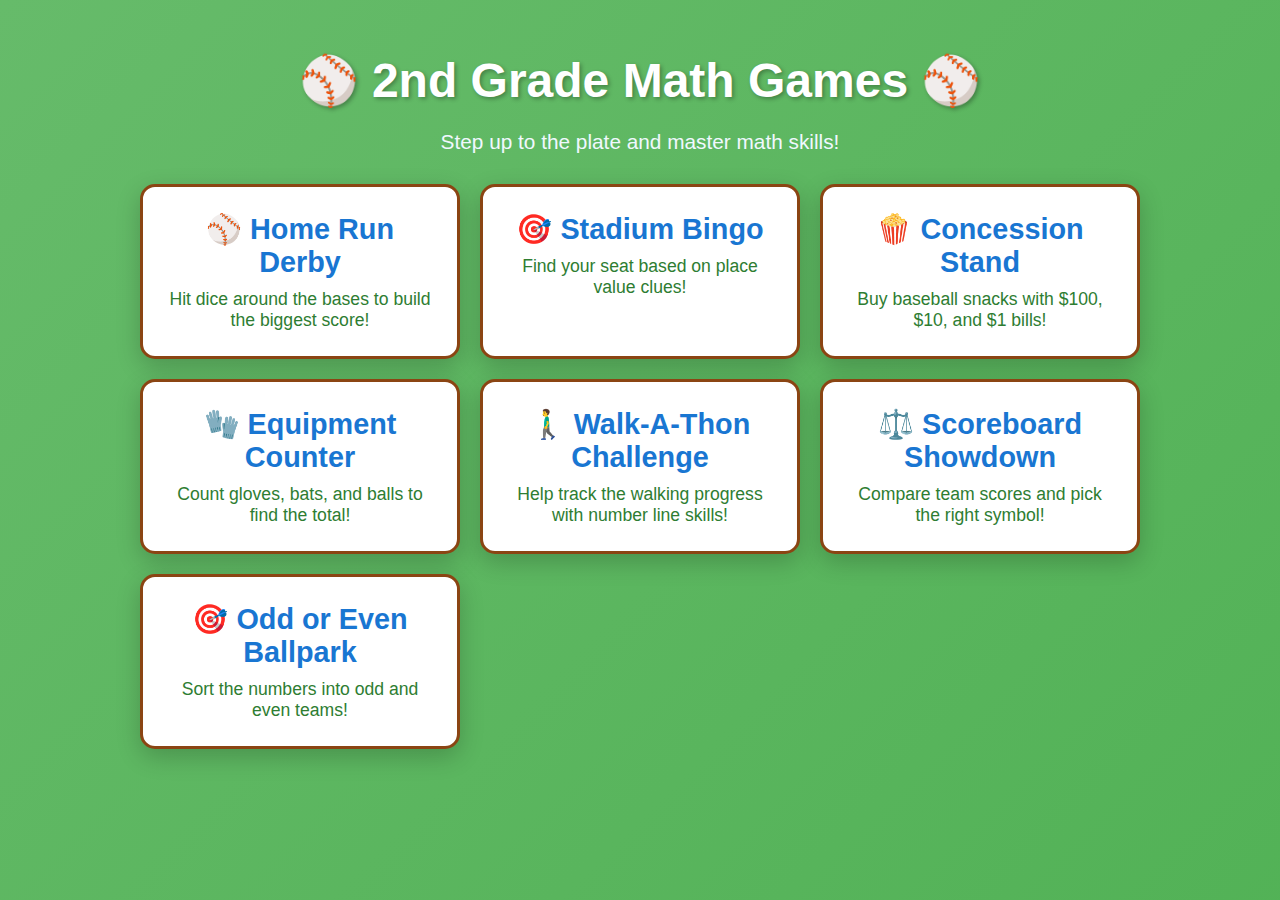
<file: index.html>
<!DOCTYPE html>
<html lang="en">

<head>
    <meta charset="UTF-8">
    <meta name="viewport" content="width=device-width, initial-scale=1.0">
    <title>2nd Grade Math Games - Baseball Edition</title>
    <link rel="stylesheet" href="styles.css">
</head>

<body>
    <div class="container">
        <h1>⚾ 2nd Grade Math Games ⚾</h1>
        <p class="subtitle">Step up to the plate and master math skills!</p>

        <!-- Main Menu -->
        <div id="mainMenu" class="games-grid">
            <div class="game-card" id="builderCard">
                <h3>⚾ Home Run Derby</h3>
                <p>Hit dice around the bases to build the biggest score!</p>
            </div>
            <div class="game-card" id="bingoCard">
                <h3>🎯 Stadium Bingo</h3>
                <p>Find your seat based on place value clues!</p>
            </div>
            <div class="game-card" id="concessionCard">
                <h3>🍿 Concession Stand</h3>
                <p>Buy baseball snacks with $100, $10, and $1 bills!</p>
            </div>
            <div class="game-card" id="equipmentCard">
                <h3>🧤 Equipment Counter</h3>
                <p>Count gloves, bats, and balls to find the total!</p>
            </div>
            <div class="game-card" id="walkathonCard">
                <h3>🚶‍♂️ Walk-A-Thon Challenge</h3>
                <p>Help track the walking progress with number line skills!</p>
            </div>
            <div class="game-card" id="compareCard">
                <h3>⚖️ Scoreboard Showdown</h3>
                <p>Compare team scores and pick the right symbol!</p>
            </div>
            <div class="game-card" id="oddEvenCard">
                <h3>🎯 Odd or Even Ballpark</h3>
                <p>Sort the numbers into odd and even teams!</p>
            </div>
        </div>

        <!-- Home Run Derby Game -->
        <div class="game-area" id="builder">
            <button class="back-btn" id="builderBackBtn">← Back to Games</button>
            <h2 style="text-align: center; color: #1976d2;">⚾ Home Run Derby</h2>
            <p style="text-align: center; font-size: 1.2em;">Roll the dice and run the bases to build the biggest score!
            </p>

            <div class="diamond-container">
                <div class="base" id="dice1">?</div>
                <div class="base" id="dice2">?</div>
                <div class="base" id="dice3">?</div>
            </div>

            <div style="text-align: center;">
                <button class="btn btn-primary" id="rollBtn">⚾ Play Ball!</button>
            </div>

            <div class="bases">
                <div class="base-slot" data-place="hundreds">
                    <span>Home Plate</span>
                    <small>×100</small>
                </div>
                <div class="base-slot" data-place="tens">
                    <span>First Base</span>
                    <small>×10</small>
                </div>
                <div class="base-slot" data-place="ones">
                    <span>Second Base</span>
                    <small>×1</small>
                </div>
            </div>

            <div class="scoreboard-display" id="numberDisplay">Click "Play Ball!" to start!</div>
        </div>

        <!-- Stadium Bingo Game -->
        <div class="game-area" id="bingo">
            <button class="back-btn" id="bingoBackBtn">← Back to Games</button>
            <h2 style="text-align: center; color: #1976d2;">🎯 Stadium Bingo</h2>
            <p style="text-align: center; font-size: 1.2em;">Find your seat in the stadium using place value clues!</p>

            <div class="announcer-booth" id="callDisplay">Click "Next Announcement" to start!</div>

            <div class="stadium-grid" id="bingoGrid"></div>

            <div style="text-align: center;">
                <button class="btn btn-primary" id="nextCallBtn">📢 Next Announcement</button>
                <button class="btn btn-secondary" id="resetBingoBtn">🔄 New Stadium</button>
            </div>

            <div id="bingoFeedback" class="feedback" style="display: none;"></div>
        </div>

        <!-- Concession Stand Game -->
        <div class="game-area" id="concession">
            <button class="back-btn" id="concessionBackBtn">← Back to Games</button>
            <h2 style="text-align: center; color: #1976d2;">🍿 Concession Stand</h2>
            <p style="text-align: center; font-size: 1.2em;">Buy delicious ballpark snacks with your money!</p>

            <!-- Concession Product -->
            <div id="concessionProduct"
                style="background: linear-gradient(135deg, #1976d2 0%, #42a5f5 100%); border-radius: 20px; padding: 30px; margin: 20px 0; text-align: center; color: white; border: 3px solid #8b4513;">
                <div id="productEmoji" style="font-size: 6em; margin-bottom: 10px;">🍿</div>
                <h3 id="productName" style="font-size: 2em; margin: 10px 0;">Ballpark Popcorn!</h3>
                <p id="productDescription" style="font-size: 1.2em; margin: 10px 0;">Fresh, buttery stadium popcorn!</p>
                <div id="productRarity"
                    style="background: rgba(255,255,255,0.3); border-radius: 10px; padding: 10px; margin: 10px 0; font-size: 1.1em; font-weight: bold;">
                </div>
                <div style="background: rgba(255,255,255,0.2); border-radius: 15px; padding: 15px; margin: 20px 0;">
                    <div style="font-size: 3em; font-weight: bold;" id="concessionPrice">$247</div>
                </div>
            </div>

            <div style="text-align: center;">
                <button class="btn btn-warning" id="ticketBtn">🎫 Open Wallet</button>
            </div>

            <!-- Total Money Display -->
            <div class="cash-register">
                <h3>💰 Your Money</h3>
                <div class="total-amount" id="totalMoney">$0</div>
            </div>

            <div style="text-align: center;">
                <button class="btn btn-success" id="checkPurchaseBtn">✅ Buy Snack</button>
            </div>

            <!-- Feedback -->
            <div id="concessionFeedback" class="feedback" style="display: none;"></div>

            <!-- Reset Button -->
            <button class="btn btn-secondary" id="resetConcessionBtn" style="display: block; margin: 20px auto;">🔄 New
                Snack</button>
        </div>

        <!-- Equipment Counter Game -->
        <div class="game-area" id="equipment">
            <button class="back-btn" id="equipmentBackBtn">← Back to Games</button>
            <h2 style="text-align: center; color: #1976d2;">🧤 Equipment Counter</h2>
            <p style="text-align: center; font-size: 1.2em;">Count all the baseball equipment!</p>

            <!-- Legend -->
            <div class="legend">
                <div class="legend-item">
                    <div class="legend-block" style="background: #ff9800; border-radius: 8px;"></div>
                    <span>Gloves (100)</span>
                </div>
                <div class="legend-item">
                    <div class="legend-block" style="background: #6d4c41; border-radius: 8px;"></div>
                    <span>Bats (10)</span>
                </div>
                <div class="legend-item">
                    <div class="legend-block" style="background: #f5f5f5; border-radius: 50%;"></div>
                    <span>Balls (1)</span>
                </div>
            </div>

            <!-- Equipment Display -->
            <div class="equipment-container" id="equipmentContainer"></div>

            <!-- Answer Input -->
            <div style="text-align: center; margin: 20px 0;">
                <input type="number" class="answer-input" id="equipmentAnswer" placeholder="Total equipment count"
                    onkeypress="if(event.key==='Enter') checkEquipmentAnswer()">
            </div>

            <div style="text-align: center;">
                <button class="btn btn-primary" id="checkAnswerBtn">✅ Count Equipment</button>
                <button class="btn btn-secondary" id="newProblemBtn">🔄 New Game</button>
            </div>

            <div id="equipmentFeedback" class="feedback" style="display: none;"></div>
        </div>

        <!-- Walk-A-Thon Game -->
        <div class="game-area" id="walkathon">
            <button class="back-btn" id="walkathonBackBtn">← Back to Games</button>
            <h2 style="text-align: center; color: #1976d2;">🚶‍♂️ Walk-A-Thon Challenge</h2>
            <p style="text-align: center; font-size: 1.2em;">Help Mr. Monjes track the 2nd graders' walking progress!
            </p>

            <!-- Start Screen for Walkathon -->
            <div id="walkathonStart"
                style="text-align: center; background: #f8f9fa; padding: 30px; border-radius: 15px; margin: 20px 0;">
                <h3 style="color: #2e7d32; margin-bottom: 20px;">🚶‍♂️ Walk-A-Thon Game! 🚶‍♀️</h3>
                <p style="font-size: 1.2em; margin-bottom: 20px;">Practice number line skills and addition!</p>
                <label for="walkathonName" style="font-size: 1.1em; font-weight: bold; color: #333;">What's your name,
                    walker?</label>
                <br>
                <input type="text" id="walkathonName"
                    style="padding: 10px; font-size: 1.1em; border: 3px solid #4caf50; border-radius: 8px; margin: 15px 0; text-align: center; width: 250px;"
                    placeholder="Enter your name" maxlength="20">
                <br>
                <button id="startWalkathonBtn" class="btn btn-success" disabled>Start Walking! 🎯</button>
            </div>

            <!-- Game Screen -->
            <div id="walkathonGame" style="display: none;">
                <div style="text-align: center; margin-bottom: 20px;">
                    <span id="walkathonQuestionNum" style="font-size: 1.1em; color: #666;">Question 1 of 4</span>
                </div>
                <div
                    style="text-align: center; font-size: 1.3em; color: #2e7d32; font-weight: bold; margin-bottom: 20px;">
                    Score: <span id="walkathonScore">0</span>/4
                </div>

                <!-- Number Line -->
                <div
                    style="background: #e3f2fd; padding: 30px; margin: 30px 0; border-radius: 15px; position: relative;">
                    <div
                        style="position: absolute; top: -10px; left: -10px; font-size: 30px; animation: bounce 2s infinite;">
                        🚶‍➡️</div>
                    <div
                        style="height: 8px; background: #666; border-radius: 4px; position: relative; margin-bottom: 40px;">
                    </div>
                    <div style="display: flex; justify-content: space-between; position: relative;"
                        id="walkathonNumberLine">
                        <!-- Number line marks will be generated by JavaScript -->
                    </div>
                    <p style="text-align: center; color: #666; margin-top: 20px; font-weight: bold;">Walk-A-Thon
                        Progress: 0 to 500 miles!</p>
                </div>

                <!-- Question Section -->
                <div
                    style="background: #fff; border-radius: 15px; padding: 30px; box-shadow: 0 5px 15px rgba(0,0,0,0.1);">
                    <div style="font-size: 1.4em; color: #333; margin-bottom: 30px; text-align: center; line-height: 1.4;"
                        id="walkathonQuestion"></div>
                    <div style="display: grid; grid-template-columns: 1fr 1fr; gap: 15px; margin-bottom: 30px;"
                        id="walkathonOptions"></div>
                    <div id="walkathonFeedback"
                        style="background: #e3f2fd; border-left: 5px solid #2196f3; padding: 20px; margin: 20px 0; border-radius: 0 10px 10px 0; display: none;">
                        <div style="font-size: 1.3em; font-weight: bold; margin-bottom: 10px;"
                            id="walkathonFeedbackTitle"></div>
                        <div style="font-size: 1.1em; color: #555;" id="walkathonFeedbackText"></div>
                    </div>
                    <button id="walkathonNextBtn" class="btn btn-success" style="width: 100%; display: none;">Next
                        Question 👟</button>
                </div>
            </div>

            <!-- Results Screen -->
            <div id="walkathonResults" style="display: none;">
                <div
                    style="text-align: center; background: linear-gradient(135deg, #fff9c4 0%, #c8e6c9 100%); padding: 40px; border-radius: 20px;">
                    <h2 style="color: #2e7d32; margin-bottom: 20px;">🎉 Great Job, <span
                            id="walkathonFinalName"></span>! 🎉</h2>
                    <div style="font-size: 80px; margin: 20px 0;" id="walkathonResultsEmoji"></div>
                    <div style="font-size: 1.4em; color: #2e7d32; margin-bottom: 30px; line-height: 1.4;">
                        <p style="font-size: 1.5em; margin-bottom: 15px;">You scored <span
                                id="walkathonFinalScore"></span> out of 4!</p>
                        <p id="walkathonResultsMessage"></p>
                    </div>
                    <button id="walkathonRestartBtn" class="btn btn-primary">Walk Again! 🚶‍♂️</button>
                </div>
            </div>
        </div>

        <!-- Scoreboard Showdown (Number Comparison) Game -->
        <div class="game-area" id="compare">
            <button class="back-btn" id="compareBackBtn">← Back to Games</button>
            <h2 style="text-align: center; color: #1976d2;">⚖️ Scoreboard Showdown</h2>
            <p style="text-align: center; font-size: 1.2em;">Compare the scores and choose the correct symbol!</p>

            <div style="text-align: center; margin: 20px 0;">
                <span id="compareQuestionNum" style="font-size: 1.1em; color: #666;">Question 1 of 10</span>
            </div>

            <div style="text-align: center; font-size: 1.3em; color: #2e7d32; font-weight: bold; margin-bottom: 20px;">
                Score: <span id="compareScore">0</span>/10
            </div>

            <!-- Scoreboard Display -->
            <div
                style="display: flex; justify-content: center; align-items: center; gap: 30px; margin: 40px 0; flex-wrap: wrap;">
                <!-- Team 1 Scoreboard -->
                <div
                    style="background: linear-gradient(135deg, #1976d2 0%, #42a5f5 100%); border: 3px solid #8b4513; border-radius: 15px; padding: 30px; min-width: 200px; box-shadow: 0 8px 20px rgba(0,0,0,0.2);">
                    <div style="color: white; font-size: 1.2em; margin-bottom: 10px; font-weight: bold;">🏆 Team Blue
                    </div>
                    <div style="background: #000; color: #00ff00; font-size: 4em; font-weight: bold; padding: 20px; border-radius: 10px; font-family: 'Courier New', monospace;"
                        id="compareNum1">0</div>
                </div>

                <!-- Comparison Symbol Placeholder -->
                <div style="font-size: 5em; color: #ff4444; font-weight: bold;">?</div>

                <!-- Team 2 Scoreboard -->
                <div
                    style="background: linear-gradient(135deg, #d32f2f 0%, #f44336 100%); border: 3px solid #8b4513; border-radius: 15px; padding: 30px; min-width: 200px; box-shadow: 0 8px 20px rgba(0,0,0,0.2);">
                    <div style="color: white; font-size: 1.2em; margin-bottom: 10px; font-weight: bold;">🏆 Team Red
                    </div>
                    <div style="background: #000; color: #00ff00; font-size: 4em; font-weight: bold; padding: 20px; border-radius: 10px; font-family: 'Courier New', monospace;"
                        id="compareNum2">0</div>
                </div>
            </div>

            <!-- Symbol Choices -->
            <div style="text-align: center; margin: 40px 0;">
                <p style="font-size: 1.3em; color: #333; margin-bottom: 20px; font-weight: bold;">Which symbol belongs
                    between the scores?</p>
                <div style="display: flex; justify-content: center; gap: 20px; flex-wrap: wrap;">
                    <button class="compare-btn" data-symbol="<"
                        style="background: #e3f2fd; border: 4px solid #1976d2; color: #1976d2; padding: 30px 50px; font-size: 3em; font-weight: bold; border-radius: 15px; cursor: pointer; transition: all 0.3s; min-width: 120px;">
                        <div style="font-size: 0.3em; margin-bottom: 5px;">Less Than</div>
                        &lt;
                    </button>
                    <button class="compare-btn" data-symbol="="
                        style="background: #fff9c4; border: 4px solid #f57c00; color: #f57c00; padding: 30px 50px; font-size: 3em; font-weight: bold; border-radius: 15px; cursor: pointer; transition: all 0.3s; min-width: 120px;">
                        <div style="font-size: 0.3em; margin-bottom: 5px;">Equal To</div>
                        =
                    </button>
                    <button class="compare-btn" data-symbol=">"
                        style="background: #ffcdd2; border: 4px solid #d32f2f; color: #d32f2f; padding: 30px 50px; font-size: 3em; font-weight: bold; border-radius: 15px; cursor: pointer; transition: all 0.3s; min-width: 120px;">
                        <div style="font-size: 0.3em; margin-bottom: 5px;">Greater Than</div>
                        &gt;
                    </button>
                </div>
            </div>

            <!-- Feedback -->
            <div id="compareFeedback" class="feedback" style="display: none;"></div>

            <!-- Next Button (hidden initially) -->
            <div style="text-align: center;">
                <button id="compareNextBtn" class="btn btn-success" style="display: none; font-size: 1.3em;">Next
                    Question ⚾</button>
            </div>

            <!-- Results Screen -->
            <div id="compareResults"
                style="display: none; text-align: center; background: linear-gradient(135deg, #fff9c4 0%, #c8e6c9 100%); padding: 40px; border-radius: 20px; margin-top: 30px;">
                <h2 style="color: #2e7d32; margin-bottom: 20px;">🎉 Game Complete! 🎉</h2>
                <div style="font-size: 80px; margin: 20px 0;" id="compareResultsEmoji"></div>
                <div style="font-size: 1.4em; color: #2e7d32; margin-bottom: 30px; line-height: 1.4;">
                    <p style="font-size: 1.5em; margin-bottom: 15px;">You scored <span id="compareFinalScore"></span>
                        out of 10!</p>
                    <p id="compareResultsMessage"></p>
                </div>
                <button id="compareRestartBtn" class="btn btn-primary" style="font-size: 1.3em;">Play Again! ⚖️</button>
            </div>
        </div>

        <!-- Odd or Even Ballpark Game -->
        <div class="game-area" id="oddEven">
            <button class="back-btn" id="oddEvenBackBtn">← Back to Games</button>
            <h2 style="text-align: center; color: #1976d2; margin: 10px 0;">🎯 Odd or Even Ballpark</h2>

            <!-- Compact layout with everything visible -->
            <div style="display: grid; grid-template-columns: 1fr 2fr; gap: 15px; align-items: start;">

                <!-- Left Column: Info and Score -->
                <div>
                    <!-- Score Display -->
                    <div style="text-align: center; margin-bottom: 10px;">
                        <div
                            style="background: linear-gradient(135deg, #c8e6c9 0%, #a5d6a7 100%); padding: 8px 15px; border-radius: 10px; border: 2px solid #388e3c;">
                            <span style="font-size: 1.1em; color: #2e7d32; font-weight: bold;">Score: <span
                                    id="oddEvenScore">0</span>/10</span>
                        </div>
                    </div>

                    <!-- Info Box explaining odd/even -->
                    <div style="background: #fff3e0; border: 2px solid #f57c00; border-radius: 10px; padding: 10px;">
                        <h4 style="color: #e65100; margin: 0 0 8px 0; text-align: center; font-size: 1em;">📚 Remember:
                        </h4>
                        <div
                            style="background: #e3f2fd; padding: 8px; border-radius: 8px; border: 2px solid #1976d2; margin-bottom: 8px;">
                            <div style="color: #1976d2; font-weight: bold; font-size: 0.9em; margin-bottom: 3px;">🔵
                                EVEN</div>
                            <div style="margin: 2px 0; font-size: 0.85em;">Ends in: <strong>0, 2, 4, 6, 8</strong></div>
                        </div>
                        <div style="background: #ffebee; padding: 8px; border-radius: 8px; border: 2px solid #d32f2f;">
                            <div style="color: #d32f2f; font-weight: bold; font-size: 0.9em; margin-bottom: 3px;">🔴 ODD
                            </div>
                            <div style="margin: 2px 0; font-size: 0.85em;">Ends in: <strong>1, 3, 5, 7, 9</strong></div>
                        </div>
                    </div>

                    <!-- Visual Helper - Pairs Display (Compact) -->
                    <div id="oddEvenVisual"
                        style="background: white; border: 2px solid #8b4513; border-radius: 10px; padding: 10px; margin-top: 10px; display: none;">
                        <h4 style="text-align: center; color: #333; margin: 0 0 8px 0; font-size: 0.9em;">👥 Pairs</h4>
                        <div style="display: flex; flex-wrap: wrap; justify-content: center; gap: 8px; margin-bottom: 8px;"
                            id="oddEvenPairs"></div>
                        <div style="text-align: center; font-size: 0.85em; font-weight: bold; color: #333;"
                            id="oddEvenPairsText"></div>
                    </div>
                </div>

                <!-- Right Column: Game Area -->
                <div>
                    <!-- Current Number Display -->
                    <div style="text-align: center; margin-bottom: 15px;">
                        <div
                            style="background: linear-gradient(135deg, #fff9c4 0%, #fff59d 100%); border: 3px solid #8b4513; border-radius: 15px; padding: 15px; display: inline-block;">
                            <div style="color: #f57c00; font-size: 0.95em; margin-bottom: 5px; font-weight: bold;">🏃
                                Jersey #</div>
                            <div
                                style="background: white; border: 2px solid #8b4513; border-radius: 10px; padding: 15px 30px; display: inline-block;">
                                <div style="font-size: 4em; font-weight: bold; color: #1976d2; font-family: 'Courier New', monospace;"
                                    id="oddEvenNumber">0</div>
                            </div>
                        </div>
                    </div>

                    <!-- Team Selection Buttons -->
                    <div style="display: flex; justify-content: center; gap: 15px; margin-bottom: 15px;">
                        <button class="odd-even-btn" data-type="even"
                            style="background: linear-gradient(135deg, #1976d2 0%, #42a5f5 100%); border: 3px solid #0d47a1; color: white; padding: 20px 30px; font-size: 1.1em; font-weight: bold; border-radius: 15px; cursor: pointer; transition: all 0.3s; min-width: 140px; box-shadow: 0 4px 10px rgba(0,0,0,0.2);">
                            <div style="font-size: 1.8em; margin-bottom: 5px;">🔵</div>
                            <div style="font-size: 1.1em; margin-bottom: 3px;">EVEN</div>
                            <div style="font-size: 0.7em; opacity: 0.9;">0,2,4,6,8</div>
                        </button>
                        <button class="odd-even-btn" data-type="odd"
                            style="background: linear-gradient(135deg, #d32f2f 0%, #f44336 100%); border: 3px solid #b71c1c; color: white; padding: 20px 30px; font-size: 1.1em; font-weight: bold; border-radius: 15px; cursor: pointer; transition: all 0.3s; min-width: 140px; box-shadow: 0 4px 10px rgba(0,0,0,0.2);">
                            <div style="font-size: 1.8em; margin-bottom: 5px;">🔴</div>
                            <div style="font-size: 1.1em; margin-bottom: 3px;">ODD</div>
                            <div style="font-size: 0.7em; opacity: 0.9;">1,3,5,7,9</div>
                        </button>
                    </div>

                    <!-- Feedback -->
                    <div id="oddEvenFeedback" class="feedback"
                        style="display: none; padding: 12px; margin: 10px 0; font-size: 1em;"></div>

                    <!-- Next Button -->
                    <div style="text-align: center;">
                        <button id="oddEvenNextBtn" class="btn btn-success"
                            style="display: none; font-size: 1.1em; padding: 12px 25px;">Next Player ⚾</button>
                    </div>
                </div>
            </div>

            <!-- Results Screen -->
            <div id="oddEvenResults"
                style="display: none; text-align: center; background: linear-gradient(135deg, #fff9c4 0%, #c8e6c9 100%); padding: 30px; border-radius: 20px; margin-top: 20px;">
                <h2 style="color: #2e7d32; margin-bottom: 15px; font-size: 1.8em;">🎉 Great Sorting! 🎉</h2>
                <div style="font-size: 60px; margin: 15px 0;" id="oddEvenResultsEmoji"></div>
                <div style="font-size: 1.2em; color: #2e7d32; margin-bottom: 20px; line-height: 1.4;">
                    <p style="font-size: 1.3em; margin-bottom: 10px;">You scored <span id="oddEvenFinalScore"></span>
                        out of 10!</p>
                    <p id="oddEvenResultsMessage"></p>
                </div>
                <button id="oddEvenRestartBtn" class="btn btn-primary" style="font-size: 1.2em;">Sort Again! 🎯</button>
            </div>
        </div>

        <!-- Ticket Booth Popup -->
        <div class="ticket-overlay" id="ticketOverlay">
            <div class="ticket-booth">
                <h3 style="margin-top: 0;">🎫 Ticket Booth</h3>

                <!-- Concession Price Display in Wallet -->
                <div
                    style="background: rgba(25, 118, 210, 0.1); border: 2px solid #1976d2; border-radius: 10px; padding: 15px; margin-bottom: 20px;">
                    <h4 style="margin: 0 0 5px 0; color: #1976d2;">🍿 Snack Price:</h4>
                    <div style="font-size: 1.8em; font-weight: bold; color: #1976d2;" id="ticketConcessionPrice">$0
                    </div>
                </div>

                <!-- Current Money Display in Wallet -->
                <div
                    style="background: rgba(46, 125, 50, 0.1); border: 2px solid #2e7d32; border-radius: 10px; padding: 15px; margin-bottom: 20px;">
                    <h4 style="margin: 0 0 5px 0; color: #2e7d32;">💰 Your Money:</h4>
                    <div style="font-size: 2.2em; font-weight: bold; color: #2e7d32;" id="walletTotalMoney">$0</div>
                </div>

                <p>Use your money to buy snacks:</p>

                <div class="money-buttons">
                    <div style="display: flex; flex-direction: column; align-items: center; margin: 0 10px;">
                        <button class="bill hundred" id="hundred-btn">💵<br>$100</button>
                        <div style="display: flex; gap: 5px; margin-top: 5px;">
                            <button class="plus-minus-btn" id="hundred-plus">+</button>
                            <button class="plus-minus-btn" id="hundred-minus">−</button>
                        </div>
                    </div>
                    <div style="display: flex; flex-direction: column; align-items: center; margin: 0 10px;">
                        <button class="bill ten" id="ten-btn">💵<br>$10</button>
                        <div style="display: flex; gap: 5px; margin-top: 5px;">
                            <button class="plus-minus-btn" id="ten-plus">+</button>
                            <button class="plus-minus-btn" id="ten-minus">−</button>
                        </div>
                    </div>
                    <div style="display: flex; flex-direction: column; align-items: center; margin: 0 10px;">
                        <button class="bill one" id="one-btn">💵<br>$1</button>
                        <div style="display: flex; gap: 5px; margin-top: 5px;">
                            <button class="plus-minus-btn" id="one-plus">+</button>
                            <button class="plus-minus-btn" id="one-minus">−</button>
                        </div>
                    </div>
                </div>

                <button class="btn btn-secondary" id="closeTicket">Close Booth</button>
            </div>
        </div>
    </div>
    <script src="script.js"></script>
</body>

</html>
</file>
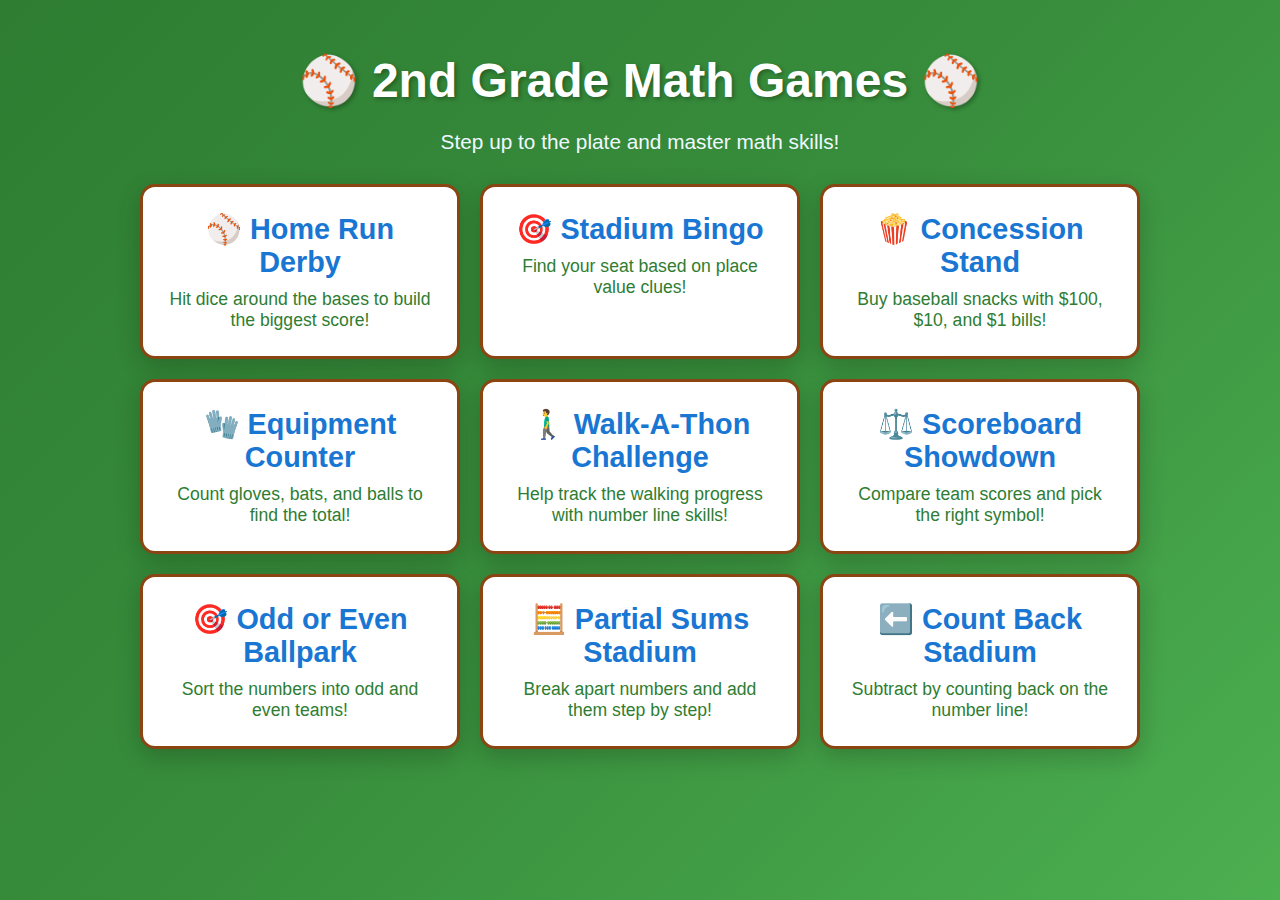
<file: index.html.html>
<div id="walkathonFeedback" style="background: #e3f2fd; border-left: 5px solid #2196f3; padding: 20px; margin: 20px 0; border-radius: 0 10px 10px 0; display: none;">
                        <div style="font-size: 1.3em; font-weight: bold; margin-bottom: 10px;" id="walkathonFeedbackTitle"></div>
                        <div style="font-size: 1.1em; color: #555;" id="walkathonFeedbackText"></div>
                    </div>
                    <button id="walkathonNextBtn" class="btn btn-success" style="width: 100%; display: none;">Next Question 👟</button>
                </div>
            </div>

            <!-- Results Screen -->
            <div id="walkathonResults" style="display: none;">
                <div style="text-align: center; background: linear-gradient(135deg, #fff9c4 0%, #c8e6c9 100%); padding: 40px; border-radius: 20px;">
                    <h2 style="color: #2e7d32; margin-bottom: 20px;">🎉 Great Job, <span id="walkathonFinalName"></span>! 🎉</h2>
                    <div style="font-size: 80px; margin: 20px 0;" id="walkathonResultsEmoji"></div>
                    <div style="font-size: 1.4em; color: #2e7d32; margin-bottom: 30px; line-height: 1.4;">
                        <p style="font-size: 1.5em; margin-bottom: 15px;">You scored <span id="walkathonFinalScore"></span> out of 4!</p>
                        <p id="walkathonResultsMessage"></p>
                    </div>
                    <button id="walkathonRestartBtn" class="btn btn-primary">Walk Again! 🚶‍♂️</button>
                </div>
            </div>
        </div>

        <!-- Scoreboard Showdown (Number Comparison) Game -->
        <div class="game-area" id="compare">
            <button class="back-btn" id="compareBackBtn">← Back to Games</button>
            <h2 style="text-align: center; color: #1976d2;">⚖️ Scoreboard Showdown</h2>
            <p style="text-align: center; font-size: 1.2em;">Compare the scores and choose the correct symbol!</p>
            
            <div style="text-align: center; margin: 20px 0;">
                <span id="compareQuestionNum" style="font-size: 1.1em; color: #666;">Question 1 of 10</span>
            </div>
            
            <div style="text-align: center; font-size: 1.3em; color: #2e7d32; font-weight: bold; margin-bottom: 20px;">
                Score: <span id="compareScore">0</span>/10
            </div>

            <!-- Scoreboard Display -->
            <div style="display: flex; justify-content: center; align-items: center; gap: 30px; margin: 40px 0; flex-wrap: wrap;">
                <!-- Team 1 Scoreboard -->
                <div style="background: linear-gradient(135deg, #1976d2 0%, #42a5f5 100%); border: 3px solid #8b4513; border-radius: 15px; padding: 30px; min-width: 200px; box-shadow: 0 8px 20px rgba(0,0,0,0.2);">
                    <div style="color: white; font-size: 1.2em; margin-bottom: 10px; font-weight: bold;">🏆 Team Blue</div>
                    <div style="background: #000; color: #00ff00; font-size: 4em; font-weight: bold; padding: 20px; border-radius: 10px; font-family: 'Courier New', monospace;" id="compareNum1">0</div>
                </div>

                <!-- Comparison Symbol Placeholder -->
                <div style="font-size: 5em; color: #ff4444; font-weight: bold;">?</div>

                <!-- Team 2 Scoreboard -->
                <div style="background: linear-gradient(135deg, #d32f2f 0%, #f44336 100%); border: 3px solid #8b4513; border-radius: 15px; padding: 30px; min-width: 200px; box-shadow: 0 8px 20px rgba(0,0,0,0.2);">
                    <div style="color: white; font-size: 1.2em; margin-bottom: 10px; font-weight: bold;">🏆 Team Red</div>
                    <div style="background: #000; color: #00ff00; font-size: 4em; font-weight: bold; padding: 20px; border-radius: 10px; font-family: 'Courier New', monospace;" id="compareNum2">0</div>
                </div>
            </div>

            <!-- Symbol Choices -->
            <div style="text-align: center; margin: 40px 0;">
                <p style="font-size: 1.3em; color: #333; margin-bottom: 20px; font-weight: bold;">Which symbol belongs between the scores?</p>
                <div style="display: flex; justify-content: center; gap: 20px; flex-wrap: wrap;">
                    <button class="compare-btn" data-symbol="<" style="background: #e3f2fd; border: 4px solid #1976d2; color: #1976d2; padding: 30px 50px; font-size: 3em; font-weight: bold; border-radius: 15px; cursor: pointer; transition: all 0.3s; min-width: 120px;">
                        <div style="font-size: 0.3em; margin-bottom: 5px;">Less Than</div>
                        &lt;
                    </button>
                    <button class="compare-btn" data-symbol="=" style="background: #fff9c4; border: 4px solid #f57c00; color: #f57c00; padding: 30px 50px; font-size: 3em; font-weight: bold; border-radius: 15px; cursor: pointer; transition: all 0.3s; min-width: 120px;">
                        <div style="font-size: 0.3em; margin-bottom: 5px;">Equal To</div>
                        =
                    </button>
                    <button class="compare-btn" data-symbol=">" style="background: #ffcdd2; border: 4px solid #d32f2f; color: #d32f2f; padding: 30px 50px; font-size: 3em; font-weight: bold; border-radius: 15px; cursor: pointer; transition: all 0.3s; min-width: 120px;">
                        <div style="font-size: 0.3em; margin-bottom: 5px;">Greater Than</div>
                        &gt;
                    </button>
                </div>
            </div>

            <!-- Feedback -->
            <div id="compareFeedback" class="feedback" style="display: none;"></div>

            <!-- Next Button (hidden initially) -->
            <div style="text-align: center;">
                <button id="compareNextBtn" class="btn btn-success" style="display: none; font-size: 1.3em;">Next Question ⚾</button>
            </div>

            <!-- Results Screen -->
            <div id="compareResults" style="display: none; text-align: center; background: linear-gradient(135deg, #fff9c4 0%, #c8e6c9 100%); padding: 40px; border-radius: 20px; margin-top: 30px;">
                <h2 style="color: #2e7d32; margin-bottom: 20px;">🎉 Game Complete! 🎉</h2>
                <div style="font-size: 80px; margin: 20px 0;" id="compareResultsEmoji"></div>
                <div style="font-size: 1.4em; color: #2e7d32; margin-bottom: 30px; line-height: 1.4;">
                    <p style="font-size: 1.5em; margin-bottom: 15px;">You scored <span id="compareFinalScore"></span> out of 10!</p>
                    <p id="compareResultsMessage"></p>
                </div>
                <button id="compareRestartBtn" class="btn btn-primary" style="font-size: 1.3em;">Play Again! ⚖️</button>
            </div>
        </div>

        <!-- Odd or Even Ballpark Game -->
        <div class="game-area" id="oddEven">
            <button class="back-btn" id="oddEvenBackBtn">← Back to Games</button>
            <h2 style="text-align: center; color: #1976d2; margin: 10px 0;">🎯 Odd or Even Ballpark</h2>
            
            <!-- Compact layout with everything visible -->
            <div style="display: grid; grid-template-columns: 1fr 2fr; gap: 15px; align-items: start;">
                
                <!-- Left Column: Info and Score -->
                <div>
                    <!-- Score Display -->
                    <div style="text-align: center; margin-bottom: 10px;">
                        <div style="background: linear-gradient(135deg, #c8e6c9 0%, #a5d6a7 100%); padding: 8px 15px; border-radius: 10px; border: 2px solid #388e3c;">
                            <span style="font-size: 1.1em; color: #2e7d32; font-weight: bold;">Score: <span id="oddEvenScore">0</span>/10</span>
                        </div>
                    </div>

                    <!-- Info Box explaining odd/even -->
                    <div style="background: #fff3e0; border: 2px solid #f57c00; border-radius: 10px; padding: 10px;">
                        <h4 style="color: #e65100; margin: 0 0 8px 0; text-align: center; font-size: 1em;">📚 Remember:</h4>
                        <div style="background: #e3f2fd; padding: 8px; border-radius: 8px; border: 2px solid #1976d2; margin-bottom: 8px;">
                            <div style="color: #1976d2; font-weight: bold; font-size: 0.9em; margin-bottom: 3px;">🔵 EVEN</div>
                            <div style="margin: 2px 0; font-size: 0.85em;">Ends in: <strong>0, 2, 4, 6, 8</strong></div>
                        </div>
                        <div style="background: #ffebee; padding: 8px; border-radius: 8px; border: 2px solid #d32f2f;">
                            <div style="color: #d32f2f; font-weight: bold; font-size: 0.9em; margin-bottom: 3px;">🔴 ODD</div>
                            <div style="margin: 2px 0; font-size: 0.85em;">Ends in: <strong>1, 3, 5, 7, 9</strong></div>
                        </div>
                    </div>

                    <!-- Visual Helper - Pairs Display (Compact) -->
                    <div id="oddEvenVisual" style="background: white; border: 2px solid #8b4513; border-radius: 10px; padding: 10px; margin-top: 10px; display: none;">
                        <h4 style="text-align: center; color: #333; margin: 0 0 8px 0; font-size: 0.9em;">👥 Pairs</h4>
                        <div style="display: flex; flex-wrap: wrap; justify-content: center; gap: 8px; margin-bottom: 8px;" id="oddEvenPairs"></div>
                        <div style="text-align: center; font-size: 0.85em; font-weight: bold; color: #333;" id="oddEvenPairsText"></div>
                    </div>
                </div>

                <!-- Right Column: Game Area -->
                <div>
                    <!-- Current Number Display -->
                    <div style="text-align: center; margin-bottom: 15px;">
                        <div style="background: linear-gradient(135deg, #fff9c4 0%, #fff59d 100%); border: 3px solid #8b4513; border-radius: 15px; padding: 15px; display: inline-block;">
                            <div style="color: #f57c00; font-size: 0.95em; margin-bottom: 5px; font-weight: bold;">🏃 Jersey #</div>
                            <div style="background: white; border: 2px solid #8b4513; border-radius: 10px; padding: 15px 30px; display: inline-block;">
                                <div style="font-size: 4em; font-weight: bold; color: #1976d2; font-family: 'Courier New', monospace;" id="oddEvenNumber">0</div>
                            </div>
                        </div>
                    </div>

                    <!-- Team Selection Buttons -->
                    <div style="display: flex; justify-content: center; gap: 15px; margin-bottom: 15px;">
                        <button class="odd-even-btn" data-type="even" style="background: linear-gradient(135deg, #1976d2 0%, #42a5f5 100%); border: 3px solid #0d47a1; color: white; padding: 20px 30px; font-size: 1.1em; font-weight: bold; border-radius: 15px; cursor: pointer; transition: all 0.3s; min-width: 140px; box-shadow: 0 4px 10px rgba(0,0,0,0.2);">
                            <div style="font-size: 1.8em; margin-bottom: 5px;">🔵</div>
                            <div style="font-size: 1.1em; margin-bottom: 3px;">EVEN</div>
                            <div style="font-size: 0.7em; opacity: 0.9;">0,2,4,6,8</div>
                        </button>
                        <button class="odd-even-btn" data-type="odd" style="background: linear-gradient(135deg, #d32f2f 0%, #f44336 100%); border: 3px solid #b71c1c; color: white; padding: 20px 30px; font-size: 1.1em; font-weight: bold; border-radius: 15px; cursor: pointer; transition: all 0.3s; min-width: 140px; box-shadow: 0 4px 10px rgba(0,0,0,0.2);">
                            <div style="font-size: 1.8em; margin-bottom: 5px;">🔴</div>
                            <div style="font-size: 1.1em; margin-bottom: 3px;">ODD</div>
                            <div style="font-size: 0.7em; opacity: 0.9;">1,3,5,7,9</div>
                        </button>
                    </div>

                    <!-- Feedback -->
                    <div id="oddEvenFeedback" class="feedback" style="display: none; padding: 12px; margin: 10px 0; font-size: 1em;"></div>

                    <!-- Next Button -->
                    <div style="text-align: center;">
                        <button id="oddEvenNextBtn" class="btn btn-success" style="display: none; font-size: 1.1em; padding: 12px 25px;">Next Player ⚾</button>
                    </div>
                </div>
            </div>

            <!-- Results Screen -->
            <div id="oddEvenResults" style="display: none; text-align: center; background: linear-gradient(135deg, #fff9c4 0%, #c8e6c9 100%); padding: 30px; border-radius: 20px; margin-top: 20px;">
                <h2 style="color: #2e7d32; margin-bottom: 15px; font-size: 1.8em;">🎉 Great Sorting! 🎉</h2>
                <div style="font-size: 60px; margin: 15px 0;" id="oddEvenResultsEmoji"></div>
                <div style="font-size: 1.2em; color: #2e7d32; margin-bottom: 20px; line-height: 1.4;">
                    <p style="font-size: 1.3em; margin-bottom: 10px;">You scored <span id="oddEvenFinalScore"></span> out of 10!</p>
                    <p id="oddEvenResultsMessage"></p>
                </div>
                <button id="oddEvenRestartBtn" class="btn btn-primary" style="font-size: 1.2em;">Sort Again! 🎯</button>
            </div>
        </div>

        <!-- Partial Sums Stadium Game -->
        <div class="game-area" id="partialSums">
            <button class="back-btn" id="partialSumsBackBtn">← Back to Games</button>
            <h2 style="text-align: center; color: #1976d2; margin: 10px 0;">🧮 Partial Sums Stadium</h2>
            <p style="text-align: center; font-size: 1.1em; margin-bottom: 15px;">Break apart numbers by place value and add step by step!</p>
            
            <!-- Score Display -->
            <div style="text-align: center; margin-bottom: 15px;">
                <div style="display: inline-block; background: linear-gradient(135deg, #c8e6c9 0%, #a5d6a7 100%); padding: 10px 20px; border-radius: 10px; border: 2px solid #388e3c;">
                    <span style="font-size: 1.2em; color: #2e7d32; font-weight: bold;">Score: <span id="partialSumsScore">0</span>/5</span>
                </div>
            </div>

            <!-- Main Problem Display -->
            <div style="background: linear-gradient(135deg, #fff9c4 0%, #fff59d 100%); border: 3px solid #8b4513; border-radius: 15px; padding: 20px; margin-bottom: 20px; text-align: center;">
                <div style="font-size: 1.1em; color: #f57c00; font-weight: bold; margin-bottom: 10px;">⚾ Addition Problem:</div>
                <div style="font-size: 3em; font-weight: bold; color: #1976d2; font-family: 'Courier New', monospace;" id="partialSumsProblem">
                    <span id="psAddend1">0</span> + <span id="psAddend2">0</span>
                </div>
            </div>

            <!-- Work Area -->
            <div id="partialSumsAnimation" style="background: white; border: 3px solid #8b4513; border-radius: 15px; padding: 20px; margin-bottom: 20px;">
                
                <!-- Step 1: Break Apart Numbers -->
                <div id="psStep1" style="display: none;">
                    <h3 style="text-align: center; color: #2e7d32; margin: 10px 0;">Step 1: Break Apart Each Number 📊</h3>
                    
                    <div style="display: grid; grid-template-columns: 1fr 1fr; gap: 20px; margin: 20px 0;">
                        <!-- First Number Breakdown -->
                        <div style="background: #e3f2fd; border: 2px solid #1976d2; border-radius: 10px; padding: 15px;">
                            <div style="text-align: center; font-size: 2em; color: #1976d2; font-weight: bold; margin-bottom: 15px;" id="psBreakNum1">477</div>
                            <div style="text-align: center; font-size: 1em; color: #666; margin-bottom: 10px;">Break it apart:</div>
                            <div style="display: flex; align-items: center; justify-content: center; gap: 10px; margin: 10px 0;">
                                <input type="number" id="psHundreds1Input" class="ps-place-input" placeholder="___" style="width: 90px; padding: 10px; font-size: 1.3em; text-align: center; border: 2px solid #1976d2; border-radius: 8px; font-family: 'Courier New', monospace;">
                                <span style="font-size: 1.3em; color: #333;">+</span>
                                <input type="number" id="psTens1Input" class="ps-place-input" placeholder="__" style="width: 90px; padding: 10px; font-size: 1.3em; text-align: center; border: 2px solid #1976d2; border-radius: 8px; font-family: 'Courier New', monospace;">
                                <span style="font-size: 1.3em; color: #333;">+</span>
                                <input type="number" id="psOnes1Input" class="ps-place-input" placeholder="_" style="width: 90px; padding: 10px; font-size: 1.3em; text-align: center; border: 2px solid #1976d2; border-radius: 8px; font-family: 'Courier New', monospace;">
                            </div>
                            <div style="text-align: center; font-size: 0.85em; color: #666; margin-top: 5px;">
                                <span style="display: inline-block; width: 90px;">hundreds</span>
                                <span style="display: inline-block; width: 90px; margin-left: 20px;">tens</span>
                                <span style="display: inline-block; width: 90px; margin-left: 20px;">ones</span>
                            </div>
                        </div>

                        <!-- Second Number Breakdown -->
                        <div style="background: #ffebee; border: 2px solid #d32f2f; border-radius: 10px; padding: 15px;">
                            <div style="text-align: center; font-size: 2em; color: #d32f2f; font-weight: bold; margin-bottom: 15px;" id="psBreakNum2">258</div>
                            <div style="text-align: center; font-size: 1em; color: #666; margin-bottom: 10px;">Break it apart:</div>
                            <div style="display: flex; align-items: center; justify-content: center; gap: 10px; margin: 10px 0;">
                                <input type="number" id="psHundreds2Input" class="ps-place-input" placeholder="___" style="width: 90px; padding: 10px; font-size: 1.3em; text-align: center; border: 2px solid #d32f2f; border-radius: 8px; font-family: 'Courier New', monospace;">
                                <span style="font-size: 1.3em; color: #333;">+</span>
                                <input type="number" id="psTens2Input" class="ps-place-input" placeholder="__" style="width: 90px; padding: 10px; font-size: 1.3em; text-align: center; border: 2px solid #d32f2f; border-radius: 8px; font-family: 'Courier New', monospace;">
                                <span style="font-size: 1.3em; color: #333;">+</span>
                                <input type="number" id="psOnes2Input" class="ps-place-input" placeholder="_" style="width: 90px; padding: 10px; font-size: 1.3em; text-align: center; border: 2px solid #d32f2f; border-radius: 8px; font-family: 'Courier New', monospace;">
                            </div>
                            <div style="text-align: center; font-size: 0.85em; color: #666; margin-top: 5px;">
                                <span style="display: inline-block; width: 90px;">hundreds</span>
                                <span style="display: inline-block; width: 90px; margin-left: 20px;">tens</span>
                                <span style="display: inline-block; width: 90px; margin-left: 20px;">ones</span>
                            </div>
                        </div>
                    </div>
                </div>

                <!-- Step 2: Add Partial Sums -->
                <div id="psStep2" style="display: none;">
                    <h3 style="text-align: center; color: #2e7d32; margin: 10px 0;">Step 2: Add Each Place Value 🎯</h3>
                    <div style="background: #fff3e0; border: 2px solid #f57c00; border-radius: 10px; padding: 20px; margin: 20px auto; max-width: 450px;">
                        <div style="display: flex; align-items: center; justify-content: center; gap: 10px; margin: 15px 0; font-size: 1.3em;">
                            <span id="psH1Display" style="color: #1976d2; font-weight: bold;">400</span>
                            <span>+</span>
                            <span id="psH2Display" style="color: #d32f2f; font-weight: bold;">200</span>
                            <span>=</span>
                            <input type="number" id="psHundredsSumInput" placeholder="?" style="width: 110px; padding: 10px; font-size: 1.1em; text-align: center; border: 2px solid #f57c00; border-radius: 8px; font-family: 'Courier New', monospace;">
                        </div>
                        <div style="display: flex; align-items: center; justify-content: center; gap: 10px; margin: 15px 0; font-size: 1.3em;">
                            <span id="psT1Display" style="color: #1976d2; font-weight: bold;">70</span>
                            <span>+</span>
                            <span id="psT2Display" style="color: #d32f2f; font-weight: bold;">50</span>
                            <span>=</span>
                            <input type="number" id="psTensSumInput" placeholder="?" style="width: 110px; padding: 10px; font-size: 1.1em; text-align: center; border: 2px solid #f57c00; border-radius: 8px; font-family: 'Courier New', monospace;">
                        </div>
                        <div style="display: flex; align-items: center; justify-content: center; gap: 10px; margin: 15px 0; font-size: 1.3em;">
                            <span id="psO1Display" style="color: #1976d2; font-weight: bold;">7</span>
                            <span>+</span>
                            <span id="psO2Display" style="color: #d32f2f; font-weight: bold;">8</span>
                            <span>=</span>
                            <input type="number" id="psOnesSumInput" placeholder="?" style="width: 110px; padding: 10px; font-size: 1.1em; text-align: center; border: 2px solid #f57c00; border-radius: 8px; font-family: 'Courier New', monospace;">
                        </div>
                    </div>
                </div>

                <!-- Step 3: Final Sum -->
                <div id="psStep3" style="display: none;">
                    <h3 style="text-align: center; color: #2e7d32; margin: 10px 0;">Step 3: Add the Partial Sums Together! 🏆</h3>
                    <div style="background: #c8e6c9; border: 3px solid #388e3c; border-radius: 15px; padding: 20px; margin: 20px auto; max-width: 400px; text-align: center;">
                        <div id="psFinalSumDisplay" style="font-size: 1.5em; color: #2e7d32; line-height: 2; font-weight: bold;"></div>
                        <div style="border-top: 3px solid #2e7d32; margin: 15px 0;"></div>
                        <div style="font-size: 1.2em; color: #2e7d32; font-weight: bold; margin-bottom: 10px;">Final Answer:</div>
                        <input type="number" id="psAnswerInput" style="width: 180px; padding: 15px; font-size: 2em; text-align: center; border: 3px solid #388e3c; border-radius: 10px; font-family: 'Courier New', monospace;" placeholder="???">
                    </div>
                </div>

                <!-- Instructions -->
                <div id="psInstructions" style="text-align: center; padding: 30px;">
                    <div style="font-size: 1.3em; color: #666; margin-bottom: 15px;">👆 Click "Start Problem" to begin!</div>
                    <div style="background: #fff3e0; border: 2px solid #f57c00; border-radius: 10px; padding: 15px; max-width: 500px; margin: 0 auto;">
                        <h4 style="color: #e65100; margin-top: 0;">📚 Partial Sums Strategy:</h4>
                        <ol style="text-align: left; line-height: 1.6; color: #333; font-size: 0.95em;">
                            <li>Break apart numbers by place value (hundreds, tens, ones)</li>
                            <li>Add each place value separately</li>
                            <li>Add all the partial sums together</li>
                        </ol>
                    </div>
                </div>
            </div>

            <!-- Control Buttons -->
            <div style="text-align: center; margin-bottom: 20px;">
                <button id="psStartBtn" class="btn btn-primary" style="font-size: 1.2em; display: inline-block;">Start Problem ⚾</button>
                <button id="psNextStepBtn" class="btn btn-success" style="font-size: 1.2em; display: none;">Check & Continue →</button>
                <button id="psCheckBtn" class="btn btn-warning" style="font-size: 1.2em; display: none;">Check Answer ✓</button>
                <button id="psNextProblemBtn" class="btn btn-primary" style="font-size: 1.2em; display: none;">Next Problem 🎯</button>
            </div>

            <!-- Feedback -->
            <div id="partialSumsFeedback" class="feedback" style="display: none;"></div>

            <!-- Results Screen -->
            <div id="partialSumsResults" style="display: none; text-align: center; background: linear-gradient(135deg, #fff9c4 0%, #c8e6c9 100%); padding: 30px; border-radius: 20px; margin-top: 20px;">
                <h2 style="color: #2e7d32; margin-bottom: 15px; font-size: 1.8em;">🎉 Great Adding! 🎉</h2>
                <div style="font-size: 60px; margin: 15px 0;" id="partialSumsResultsEmoji"></div>
                <div style="font-size: 1.2em; color: #2e7d32; margin-bottom: 20px; line-height: 1.4;">
                    <p style="font-size: 1.3em; margin-bottom: 10px;">You scored <span id="partialSumsFinalScore"></span> out of 5!</p>
                    <p id="partialSumsResultsMessage"></p>
                </div>
                <button id="partialSumsRestartBtn" class="btn btn-primary" style="font-size: 1.2em;">Practice Again! 🧮</button>
            </div>
        </div>

        <!-- Count Back Stadium Game -->
        <div class="game-area" id="countBack">
            <button class="back-btn" id="countBackBackBtn">← Back to Games</button>
            <h2 style="text-align: center; color: #1976d2; margin: 10px 0;">⬅️ Count Back Stadium</h2>
            <p style="text-align: center; font-size: 1.1em; margin-bottom: 15px;">Subtract by breaking apart and counting back!</p>
            
            <!-- Score Display -->
            <div style="text-align: center; margin-bottom: 15px;">
                <div style="display: inline-block; background: linear-gradient(135deg, #c8e6c9 0%, #a5d6a7 100%); padding: 10px 20px; border-radius: 10px; border: 2px solid #388e3c;">
                    <span style="font-size: 1.2em; color: #2e7d32; font-weight: bold;">Score: <span id="countBackScore">0</span>/5</span>
                </div>
            </div>

            <!-- Main Problem Display -->
            <div style="background: linear-gradient(135deg, #fff9c4 0%, #fff59d 100%); border: 3px solid #8b4513; border-radius: 15px; padding: 20px; margin-bottom: 20px; text-align: center;">
                <div style="font-size: 1.1em; color: #f57c00; font-weight: bold; margin-bottom: 10px;">⚾ Subtraction Problem:</div>
                <div style="font-size: 3em; font-weight: bold; color: #1976d2; font-family: 'Courier New', monospace;" id="countBackProblem">
                    <span id="cbMinuend">347</span> - <span id="cbSubtrahend">137</span>
                </div>
            </div>

            <!-- Work Area -->
            <div id="countBackAnimation" style="background: white; border: 3px solid #8b4513; border-radius: 15px; padding: 20px; margin-bottom: 20px;">
                
                <!-- Step 1: Break Apart Subtrahend -->
                <div id="cbStep1" style="display: none;">
                    <h3 style="text-align: center; color: #2e7d32; margin: 10px 0;">Step 1: Break Apart the Subtrahend (Second Number) 📊</h3>
                    
                    <div style="background: #ffebee; border: 2px solid #d32f2f; border-radius: 10px; padding: 20px; max-width: 500px; margin: 20px auto;">
                        <div style="text-align: center; margin-bottom: 15px;">
                            <div style="font-size: 2em; color: #d32f2f; font-weight: bold; margin-bottom: 10px;">Break apart: <span id="cbSubtrahendDisplay">137</span></div>
                            <div style="font-size: 1em; color: #666; margin-bottom: 15px;">into hundreds, tens, and ones</div>
                        </div>
                        
                        <div style="display: flex; align-items: center; justify-content: center; gap: 10px; flex-wrap: wrap;">
                            <input type="number" id="cbHundredsInput" placeholder="___" style="width: 90px; padding: 10px; font-size: 1.3em; text-align: center; border: 2px solid #d32f2f; border-radius: 8px; font-family: 'Courier New', monospace;">
                            <span style="font-size: 1.3em; color: #333;">+</span>
                            <input type="number" id="cbTensInput" placeholder="__" style="width: 90px; padding: 10px; font-size: 1.3em; text-align: center; border: 2px solid #d32f2f; border-radius: 8px; font-family: 'Courier New', monospace;">
                            <span style="font-size: 1.3em; color: #333;">+</span>
                            <input type="number" id="cbOnesInput" placeholder="_" style="width: 90px; padding: 10px; font-size: 1.3em; text-align: center; border: 2px solid #d32f2f; border-radius: 8px; font-family: 'Courier New', monospace;">
                        </div>
                        <div style="text-align: center; font-size: 0.85em; color: #666; margin-top: 10px; display: flex; justify-content: center; gap: 40px;">
                            <span>hundreds</span>
                            <span>tens</span>
                            <span>ones</span>
                        </div>
                    </div>
                </div>

                <!-- Step 2: Count Back on Number Line -->
                <div id="cbStep2" style="display: none;">
                    <h3 style="text-align: center; color: #2e7d32; margin: 10px 0;">Step 2: Count Back on the Number Line! ⬅️</h3>
                    
                    <div style="background: #e3f2fd; border: 2px solid #1976d2; border-radius: 10px; padding: 20px; margin: 20px 0;">
                        <div style="text-align: center; margin-bottom: 20px;">
                            <div style="font-size: 1.3em; color: #1976d2; font-weight: bold;">Start at: <span id="cbStartNumber">347</span></div>
                            <div style="font-size: 1.1em; color: #666; margin-top: 5px;">Count back by: <span id="cbChunksDisplay" style="color: #d32f2f; font-weight: bold;">100, 30, 7</span></div>
                        </div>

                        <!-- Number Line -->
                        <div style="position: relative; margin: 40px 20px;">
                            <!-- Line -->
                            <div style="height: 4px; background: #666; border-radius: 2px; position: relative;"></div>
                            
                            <!-- Start Point -->
                            <div style="position: absolute; left: 100%; top: -20px; transform: translateX(-100%);">
                                <div style="width: 4px; height: 30px; background: #1976d2; margin: 0 auto;"></div>
                                <div style="font-size: 1.2em; font-weight: bold; color: #1976d2; margin-top: 5px; white-space: nowrap;" id="cbNumberLineStart">347</div>
                            </div>

                            <!-- Jump 1 Arc -->
                            <div id="cbJump1" style="display: none;">
                                <svg style="position: absolute; top: -60px; left: 0; width: 100%; height: 80px; pointer-events: none;">
                                    <path id="cbArc1" d="" stroke="#d32f2f" stroke-width="3" fill="none" marker-end="url(#arrowRed)"/>
                                    <defs>
                                        <marker id="arrowRed" markerWidth="10" markerHeight="10" refX="5" refY="5" orient="auto">
                                            <polygon points="0,0 10,5 0,10" fill="#d32f2f"/>
                                        </marker>
                                    </defs>
                                </svg>
                                <div style="position: absolute; top: -70px; left: 50%; transform: translateX(-50%); font-size: 1.1em; font-weight: bold; color: #d32f2f; background: white; padding: 2px 8px; border-radius: 5px; border: 2px solid #d32f2f;" id="cbJump1Label">-100</div>
                            </div>

                            <!-- Position 1 -->
                            <div id="cbPos1" style="position: absolute; display: none;">
                                <div style="width: 3px; height: 20px; background: #666; margin: 0 auto;"></div>
                                <div style="font-size: 1em; font-weight: bold; color: #666; margin-top: 5px; white-space: nowrap;" id="cbPos1Num">247</div>
                            </div>

                            <!-- Jump 2 Arc -->
                            <div id="cbJump2" style="display: none;">
                                <svg style="position: absolute; top: -60px; width: 100%; height: 80px; pointer-events: none;">
                                    <path id="cbArc2" d="" stroke="#d32f2f" stroke-width="3" fill="none" marker-end="url(#arrowRed)"/>
                                </svg>
                                <div style="position: absolute; top: -70px; font-size: 1.1em; font-weight: bold; color: #d32f2f; background: white; padding: 2px 8px; border-radius: 5px; border: 2px solid #d32f2f;" id="cbJump2Label">-30</div>
                            </div>

                            <!-- Position 2 -->
                            <div id="cbPos2" style="position: absolute; display: none;">
                                <div style="width: 3px; height: 20px; background: #666; margin: 0 auto;"></div>
                                <div style="font-size: 1em; font-weight: bold; color: #666; margin-top: 5px; white-space: nowrap;" id="cbPos2Num">217</div>
                            </div>

                            <!-- Jump 3 Arc -->
                            <div id="cbJump3" style="display: none;">
                                <svg style="position: absolute; top: -60px; width: 100%; height: 80px; pointer-events: none;">
                                    <path id="cbArc3" d="" stroke="#d32f2f" stroke-width="3" fill="none" marker-end="url(#arrowRed)"/>
                                </svg>
                                <div style="position: absolute; top: -70px; font-size: 1.1em; font-weight: bold; color: #d32f2f; background: white; padding: 2px 8px; border-radius: 5px; border: 2px solid #d32f2f;" id="cbJump3Label">-7</div>
                            </div>

                            <!-- Final Position -->
                            <div id="cbFinalPos" style="position: absolute; left: 0; top: -20px; display: none;">
                                <div style="width: 4px; height: 30px; background: #388e3c; margin: 0 auto;"></div>
                                <div style="font-size: 1.2em; font-weight: bold; color: #388e3c; margin-top: 5px; white-space: nowrap;" id="cbNumberLineFinal">210</div>
                            </div>
                        </div>

                        <!-- Interactive counting -->
                        <div style="text-align: center; margin-top: 30px;">
                            <div id="cbCountingInstruction" style="font-size: 1.2em; color: #333; margin-bottom: 15px; font-weight: bold;">Fill in each step as you count back:</div>
                            <div style="display: flex; justify-content: center; gap: 20px; flex-wrap: wrap; margin: 20px 0;">
                                <div style="text-align: center;">
                                    <div style="font-size: 0.9em; color: #666; margin-bottom: 5px;">After 1st jump:</div>
                                    <input type="number" id="cbStep1Input" placeholder="?" style="width: 100px; padding: 10px; font-size: 1.3em; text-align: center; border: 2px solid #1976d2; border-radius: 8px; font-family: 'Courier New', monospace;">
                                </div>
                                <div style="text-align: center;">
                                    <div style="font-size: 0.9em; color: #666; margin-bottom: 5px;">After 2nd jump:</div>
                                    <input type="number" id="cbStep2Input" placeholder="?" style="width: 100px; padding: 10px; font-size: 1.3em; text-align: center; border: 2px solid #1976d2; border-radius: 8px; font-family: 'Courier New', monospace;">
                                </div>
                                <div style="text-align: center;">
                                    <div style="font-size: 0.9em; color: #666; margin-bottom: 5px;">After 3rd jump:</div>
                                    <input type="number" id="cbStep3Input" placeholder="?" style="width: 100px; padding: 10px; font-size: 1.3em; text-align: center; border: 2px solid #1976d2; border-radius: 8px; font-family: 'Courier New', monospace;">
                                </div>
                            </div>
                        </div>
                    </div>
                </div>

                <!-- Step 3: Final Answer -->
                <div id="cbStep3" style="display: none;">
                    <h3 style="text-align: center; color: #2e7d32; margin: 10px 0;">Step 3: What's the Final Answer? 🏆</h3>
                    <div style="background: #c8e6c9; border: 3px solid #388e3c; border-radius: 15px; padding: 30px; margin: 20px auto; max-width: 400px; text-align: center;">
                        <div style="font-size: 1.5em; color: #2e7d32; margin-bottom: 15px;">
                            <span id="cbFinalMinuend">347</span> - <span id="cbFinalSubtrahend">137</span> = ?
                        </div>
                        <div style="font-size: 1em; color: #666; margin-bottom: 15px;">The last count is the answer!</div>
                        <input type="number" id="cbFinalAnswer" style="width: 150px; padding: 15px; font-size: 2em; text-align: center; border: 3px solid #388e3c; border-radius: 10px; font-family: 'Courier New', monospace;" placeholder="???">
                    </div>
                </div>

                <!-- Instructions -->
                <div id="cbInstructions" style="text-align: center; padding: 30px;">
                    <div style="font-size: 1.3em; color: #666; margin-bottom: 15px;">👆 Click "Start Problem" to begin!</div>
                    <div style="background: #fff3e0; border: 2px solid #f57c00; border-radius: 10px; padding: 15px; max-width: 500px; margin: 0 auto;">
                        <h4 style="color: #e65100; margin-top: 0;">📚 Count Back Strategy:</h4>
                        <ol style="text-align: left; line-height: 1.6; color: #333; font-size: 0.95em;">
                            <li>Break apart the subtrahend (second number) into chunks</li>
                            <li>Count back from the minuend (first number) by each chunk</li>
                            <li>The last count is your answer!</li>
                        </ol>
                    </div>
                </div>
            </div>

            <!-- Control Buttons -->
            <div style="text-align: center; margin-bottom: 20px;">
                <button id="cbStartBtn" class="btn btn-primary" style="font-size: 1.2em; display: inline-block;">Start Problem ⚾</button>
                <button id="cbNextStepBtn" class="btn btn-success" style="font-size: 1.2em; display: none;">Check & Continue →</button>
                <button id="cbCheckBtn" class="btn btn-warning" style="font-size: 1.2em; display: none;">Check Answer ✓</button>
                <button id="cbNextProblemBtn" class="btn btn-primary" style="font-size: 1.2em; display: none;">Next Problem 🎯</button>
            </div>

            <!-- Feedback -->
            <div id="countBackFeedback" class="feedback" style="display: none;"></div>

            <!-- Results Screen -->
            <div id="countBackResults" style="display: none; text-align: center; background: linear-gradient(135deg, #fff9c4 0%, #c8e6c9 100%); padding: 30px; border-radius: 20px; margin-top: 20px;">
                <h2 style="color: #2e7d32; margin-bottom: 15px; font-size: 1.8em;">🎉 Great Subtracting! 🎉</h2>
                <div style="font-size: 60px; margin: 15px 0;" id="countBackResultsEmoji"></div>
                <div style="font-size: 1.2em; color: #2e7d32; margin-bottom: 20px; line-height: 1.4;">
                    <p style="font-size: 1.3em; margin-bottom: 10px;">You scored <span id="countBackFinalScore"></span> out of 5!</p>
                    <p id="countBackResultsMessage"></p>
                </div>
                <button id="countBackRestartBtn" class="btn btn-primary" style="font-size: 1.2em;">Practice Again! ⬅️</button>
            </div>
        </div>

        <!-- Ticket Booth Popup -->
        <div class="ticket-overlay" id="ticketOverlay">
            <div class="ticket-booth">
                <h3 style="margin-top: 0;">🎫 Ticket Booth</h3>
                
                <!-- Concession Price Display in Wallet -->
                <div style="background: rgba(25, 118, 210, 0.1); border: 2px solid #1976d2; border-radius: 10px; padding: 15px; margin-bottom: 20px;">
                    <h4 style="margin: 0 0 5px 0; color: #1976d2;">🍿 Snack Price:</h4>
                    <div style="font-size: 1.8em; font-weight: bold; color: #1976d2;" id="ticketConcessionPrice">$0</div>
                </div>
                
                <!-- Current Money Display in Wallet -->
                <div style="background: rgba(46, 125, 50, 0.1); border: 2px solid #2e7d32; border-radius: 10px; padding: 15px; margin-bottom: 20px;">
                    <h4 style="margin: 0 0 5px 0; color: #2e7d32;">💰 Your Money:</h4>
                    <div style="font-size: 2.2em; font-weight: bold; color: #2e7d32;" id="walletTotalMoney">$0</div>
                </div>
                
                <p>Use your money to buy snacks:</p>
                
                <div class="money-buttons">
                    <div style="display: flex; flex-direction: column; align-items: center; margin: 0 10px;">
                        <button class="bill hundred" id="hundred-btn">💵<br>$100</button>
                        <div style="display: flex; gap: 5px; margin-top: 5px;">
                            <button class="plus-minus-btn" id="hundred-plus">+</button>
                            <button class="plus-minus-btn" id="hundred-minus">−</button>
                        </div>
                    </div>
                    <div style="display: flex; flex-direction: column; align-items: center; margin: 0 10px;">
                        <button class="bill ten" id="ten-btn">💵<br>$10</button>
                        <div style="display: flex; gap: 5px; margin-top: 5px;">
                            <button class="plus-minus-btn" id="ten-plus">+</button>
                            <button class="plus-minus-btn" id="ten-minus">−</button>
                        </div>
                    </div>
                    <div style="display: flex; flex-direction: column; align-items: center; margin: 0 10px;">
                        <button class="bill one" id="one-btn">💵<br>$1</button>
                        <div style="display: flex; gap: 5px; margin-top: 5px;">
                            <button class="plus-minus-btn" id="one-plus">+</button>
                            <button class="plus-minus-btn" id="one-minus">−</button>
                        </div>
                    </div>
                </div>
                
                <button class="btn btn-secondary" id="closeTicket">Close Booth</button>
            </div>
        </div>
    </div>

    <script>
        // Global game variables
        let builderDice = [0, 0, 0];
        let currentDiceIndex = 0;
        let builderSlots = { hundreds: null, tens: null, ones: null };
        let bingoNumbers = [];
        let bingoCallIndex = 0;
        let bingoMarked = 0;
        let concessionPrice = 247;
        let totalMoney = 0;
        let currentEquipmentProblem = null;
        
        // Walk-A-Thon game variables
        let walkathonCurrentQuestion = 0;
        let walkathonScore = 0;
        let walkathonPlayerName = '';
        
        // Scoreboard Showdown (Comparison) game variables
        let compareCurrentQuestion = 0;
        let compareScore = 0;
        let compareNum1 = 0;
        let compareNum2 = 0;
        let compareCorrectSymbol = '';
        const compareTotalQuestions = 10;
        
        // Odd or Even Ballpark game variables
        let oddEvenCurrentQuestion = 0;
        let oddEvenScore = 0;
        let oddEvenCurrentNumber = 0;
        const oddEvenTotalQuestions = 10;
        
        // Partial Sums Stadium game variables
        let partialSumsCurrentQuestion = 0;
        let partialSumsScore = 0;
        let psAddend1 = 0;
        let psAddend2 = 0;
        let psCorrectAnswer = 0;
        let psCurrentStep = 0;
        let psHundreds1 = 0, psTens1 = 0, psOnes1 = 0;
        let psHundreds2 = 0, psTens2 = 0, psOnes2 = 0;
        const partialSumsTotalQuestions = 5;
        
        // Count Back Stadium game variables
        let countBackCurrentQuestion = 0;
        let countBackScore = 0;
        let cbMinuend = 0;
        let cbSubtrahend = 0;
        let cbCorrectAnswer = 0;
        let cbCurrentStep = 0;
        let cbHundreds = 0, cbTens = 0, cbOnes = 0;
        const countBackTotalQuestions = 5;
        
        const walkathonQuestions = [
            {
                question: "The goal is to walk 500 miles. What is the halfway point?",
                options: [200, 250, 300, 400],
                correct: 250,
                explanation: "Halfway to 500 is 500 ÷ 2 = 250 miles!",
                highlights: [250, 500]
            },
            {
                question: "If students walked 50 miles in the first week, how many more miles do they need to reach 500?",
                options: [400, 450, 475, 500],
                correct: 450,
                explanation: "500 - 50 = 450 miles left to go!",
                highlights: [50, 500]
            },
            {
                question: "After 3 weeks, students walked 275 miles. How many miles do they still need?",
                options: [225, 250, 275, 300],
                correct: 225,
                explanation: "500 - 275 = 225 miles remaining!",
                highlights: [275, 500]
            },
            {
                question: "The week before finishing, students had walked 475 miles. How many miles did they walk in the final week?",
                options: [15, 20, 25, 50],
                correct: 25,
                explanation: "500 - 475 = 25 miles in the final week!",
                highlights: [475, 500]
            }
        ];

        // Baseball snacks array
        const ballparkSnacks = [
            { name: "Ballpark Popcorn", description: "Fresh, buttery stadium popcorn!", emoji: "🍿" },
            { name: "Hot Dog Special", description: "Classic ballpark hot dog with mustard!", emoji: "🌭" },
            { name: "Peanuts & Cracker Jacks", description: "Traditional baseball snacks!", emoji: "🥜" },
            { name: "Cotton Candy", description: "Sweet, fluffy pink cotton candy!", emoji: "🍭" },
            { name: "Nachos Supreme", description: "Cheesy nachos with jalapeños!", emoji: "🧀" },
            { name: "Ice Cold Lemonade", description: "Refreshing ballpark lemonade!", emoji: "🍋" }
        ];

        // Define functions before they're used in event listeners
        function addMoney(amount) {
            totalMoney += amount;
            document.getElementById('totalMoney').textContent = `${totalMoney}`;
            // Update wallet display if it's open
            const walletDisplay = document.getElementById('walletTotalMoney');
            if (walletDisplay) {
                walletDisplay.textContent = `${totalMoney}`;
            }
            
            // Add animation to the cash register
            const cashRegister = document.querySelector('.cash-register');
            cashRegister.classList.add('celebrate');
            setTimeout(() => {
                cashRegister.classList.remove('celebrate');
            }, 600);
        }

        function removeMoney(amount) {
            if (totalMoney >= amount) {
                totalMoney -= amount;
                document.getElementById('totalMoney').textContent = `${totalMoney}`;
                // Update wallet display if it's open
                const walletDisplay = document.getElementById('walletTotalMoney');
                if (walletDisplay) {
                    walletDisplay.textContent = `${totalMoney}`;
                }
                
                // Add animation to the cash register
                const cashRegister = document.querySelector('.cash-register');
                cashRegister.classList.add('celebrate');
                setTimeout(() => {
                    cashRegister.classList.remove('celebrate');
                }, 600);
            }
        }

        // Initialize the app
        document.addEventListener('DOMContentLoaded', function() {
            // Main menu navigation
            document.getElementById('builderCard').addEventListener('click', () => showGame('builder'));
            document.getElementById('bingoCard').addEventListener('click', () => showGame('bingo'));
            document.getElementById('concessionCard').addEventListener('click', () => showGame('concession'));
            document.getElementById('equipmentCard').addEventListener('click', () => showGame('equipment'));
            document.getElementById('walkathonCard').addEventListener('click', () => showGame('walkathon'));
            document.getElementById('compareCard').addEventListener('click', () => showGame('compare'));
            document.getElementById('oddEvenCard').addEventListener('click', () => showGame('oddEven'));
            document.getElementById('partialSumsCard').addEventListener('click', () => showGame('partialSums'));
            document.getElementById('countBackCard').addEventListener('click', () => showGame('countBack'));

            // Back buttons
            document.getElementById('builderBackBtn').addEventListener('click', showMainMenu);
            document.getElementById('bingoBackBtn').addEventListener('click', showMainMenu);
            document.getElementById('concessionBackBtn').addEventListener('click', showMainMenu);
            document.getElementById('equipmentBackBtn').addEventListener('click', showMainMenu);
            document.getElementById('walkathonBackBtn').addEventListener('click', showMainMenu);
            document.getElementById('compareBackBtn').addEventListener('click', showMainMenu);
            document.getElementById('oddEvenBackBtn').addEventListener('click', showMainMenu);
            document.getElementById('partialSumsBackBtn').addEventListener('click', showMainMenu);
            document.getElementById('countBackBackBtn').addEventListener('click', showMainMenu);

            // Home Run Derby buttons
            document.getElementById('rollBtn').addEventListener('click', rollDice);

            // Stadium Bingo buttons
            document.getElementById('nextCallBtn').addEventListener('click', nextBingoCall);
            document.getElementById('resetBingoBtn').addEventListener('click', resetBingo);

            // Concession Stand buttons
            document.getElementById('ticketBtn').addEventListener('click', openTicketBooth);
            document.getElementById('closeTicket').addEventListener('click', closeTicketBooth);
            document.getElementById('hundred-btn').addEventListener('click', () => addMoney(100));
            document.getElementById('ten-btn').addEventListener('click', () => addMoney(10));
            document.getElementById('one-btn').addEventListener('click', () => addMoney(1));
            document.getElementById('hundred-plus').addEventListener('click', () => addMoney(100));
            document.getElementById('hundred-minus').addEventListener('click', () => removeMoney(100));
            document.getElementById('ten-plus').addEventListener('click', () => addMoney(10));
            document.getElementById('ten-minus').addEventListener('click', () => removeMoney(10));
            document.getElementById('one-plus').addEventListener('click', () => addMoney(1));
            document.getElementById('one-minus').addEventListener('click', () => removeMoney(1));
            document.getElementById('checkPurchaseBtn').addEventListener('click', checkConcessionPurchase);
            document.getElementById('resetConcessionBtn').addEventListener('click', resetConcession);

            // Equipment Counter buttons
            document.getElementById('checkAnswerBtn').addEventListener('click', checkEquipmentAnswer);
            document.getElementById('newProblemBtn').addEventListener('click', generateNewEquipmentProblem);
            
            // Walk-A-Thon buttons (removing modal button from initial load)
            document.getElementById('walkathonName').addEventListener('input', function() {
                document.getElementById('startWalkathonBtn').disabled = this.value.trim() === '';
            });
            document.getElementById('walkathonName').addEventListener('keypress', function(e) {
                if (e.key === 'Enter' && !document.getElementById('startWalkathonBtn').disabled) {
                    startWalkathonGame();
                }
            });
            document.getElementById('startWalkathonBtn').addEventListener('click', startWalkathonGame);
            document.getElementById('walkathonRestartBtn').addEventListener('click', restartWalkathonGame);
            
            // Scoreboard Showdown (Comparison) buttons
            document.querySelectorAll('.compare-btn').forEach(btn => {
                btn.addEventListener('click', function() {
                    checkCompareAnswer(this.dataset.symbol);
                });
            });
            document.getElementById('compareNextBtn').addEventListener('click', nextCompareQuestion);
            document.getElementById('compareRestartBtn').addEventListener('click', restartCompareGame);
            
            // Odd or Even Ballpark buttons
            document.querySelectorAll('.odd-even-btn').forEach(btn => {
                btn.addEventListener('click', function() {
                    checkOddEvenAnswer(this.dataset.type);
                });
                btn.addEventListener('mouseover', function() {
                    this.style.transform = 'scale(1.05) translateY(-5px)';
                });
                btn.addEventListener('mouseout', function() {
                    this.style.transform = 'scale(1) translateY(0)';
                });
            });
            document.getElementById('oddEvenNextBtn').addEventListener('click', nextOddEvenQuestion);
            document.getElementById('oddEvenRestartBtn').addEventListener('click', restartOddEvenGame);
            
            // Partial Sums Stadium buttons
            document.getElementById('psStartBtn').addEventListener('click', startPartialSumsAnimation);
            document.getElementById('psNextStepBtn').addEventListener('click', nextPartialSumsStep);
            document.getElementById('psCheckBtn').addEventListener('click', checkPartialSumsAnswer);
            document.getElementById('psNextProblemBtn').addEventListener('click', nextPartialSumsProblem);
            document.getElementById('psAnswerInput').addEventListener('keypress', function(e) {
                if (e.key === 'Enter') {
                    checkPartialSumsAnswer();
                }
            });
            document.getElementById('partialSumsRestartBtn').addEventListener('click', restartPartialSumsGame);
            
            // Count Back Stadium buttons
            document.getElementById('cbStartBtn').addEventListener('click', startCountBackProblem);
            document.getElementById('cbNextStepBtn').addEventListener('click', nextCountBackStep);
            document.getElementById('cbCheckBtn').addEventListener('click', checkCountBackAnswer);
            document.getElementById('cbNextProblemBtn').addEventListener('click', nextCountBackProblem);
            document.getElementById('cbFinalAnswer').addEventListener('keypress', function(e) {
                if (e.key === 'Enter') {
                    checkCountBackAnswer();
                }
            });
            document.getElementById('countBackRestartBtn').addEventListener('click', restartCountBackGame);
        });

        function showGame(gameId) {
            document.getElementById('mainMenu').style.display = 'none';
            document.querySelectorAll('.game-area').forEach(area => area.style.display = 'none');
            document.getElementById(gameId).style.display = 'block';

            // Initialize specific games
            if (gameId === 'bingo') initBingo();
            if (gameId === 'concession') initConcession();
            if (gameId === 'walkathon') initWalkathon();
            if (gameId === 'compare') initCompare();
            if (gameId === 'oddEven') initOddEven();
            if (gameId === 'partialSums') initPartialSums();
            if (gameId === 'countBack') initCountBack();
            if (gameId === 'equipment') {
                generateNewEquipmentProblem();
                // Focus will be set by generateNewEquipmentProblem()
            }
        }

        function showMainMenu() {
            document.getElementById('mainMenu').style.display = 'grid';
            document.querySelectorAll('.game-area').forEach(area => area.style.display = 'none');
        }

        // ===== HOME RUN DERBY GAME =====
        function rollDice() {
            // Reset the game state first
            resetBuilder();
            
            builderDice = [
                Math.floor(Math.random() * 9) + 1,
                Math.floor(Math.random() * 9) + 1,
                Math.floor(Math.random() * 9) + 1
            ];
            
            document.getElementById('dice1').textContent = builderDice[0];
            document.getElementById('dice2').textContent = builderDice[1];
            document.getElementById('dice3').textContent = builderDice[2];
            
            document.getElementById('numberDisplay').textContent = 'Click a baseball, then a base!';
            
            // Add click handlers to dice (now bases)
            document.getElementById('dice1').onclick = () => selectDice(0);
            document.getElementById('dice2').onclick = () => selectDice(1);
            document.getElementById('dice3').onclick = () => selectDice(2);
            
            // Add click handlers to base slots
            document.querySelectorAll('.base-slot').forEach(slot => {
                slot.onclick = () => placeInSlot(slot.dataset.place);
            });
        }

        function selectDice(index) {
            if (builderDice[index] === null) return;
            
            currentDiceIndex = index;
            document.querySelectorAll('.base').forEach((base, i) => {
                base.style.background = i === index ? '#1976d2' : '#fffacd';
                base.style.color = i === index ? 'white' : '#8b4513';
            });
        }

        function placeInSlot(place) {
            if (currentDiceIndex === null || builderDice[currentDiceIndex] === null) return;
            if (builderSlots[place] !== null) return;
            
            builderSlots[place] = builderDice[currentDiceIndex];
            builderDice[currentDiceIndex] = null;
            
            // Update base slot display
            const slot = document.querySelector(`[data-place="${place}"]`);
            slot.textContent = builderSlots[place];
            slot.classList.add('filled');
            
            // Update base display
            document.querySelectorAll('.base')[currentDiceIndex].textContent = '⚾';
            document.querySelectorAll('.base')[currentDiceIndex].style.background = '#388e3c';
            document.querySelectorAll('.base')[currentDiceIndex].style.color = 'white';
            document.querySelectorAll('.base')[currentDiceIndex].onclick = null;
            
            updateBuilderNumber();
            currentDiceIndex = null;
        }

        function updateBuilderNumber() {
            const hundreds = builderSlots.hundreds || 0;
            const tens = builderSlots.tens || 0;
            const ones = builderSlots.ones || 0;
            
            const number = hundreds * 100 + tens * 10 + ones;
            document.getElementById('numberDisplay').textContent = number;
            
            // Check if game is complete
            if (builderSlots.hundreds !== null && builderSlots.tens !== null && builderSlots.ones !== null) {
                document.getElementById('numberDisplay').textContent += ' 🏆';
                document.getElementById('numberDisplay').classList.add('celebrate');
            }
        }

        function resetBuilder() {
            builderDice = [0, 0, 0];
            currentDiceIndex = null;
            builderSlots = { hundreds: null, tens: null, ones: null };
            
            document.querySelectorAll('.base').forEach(base => {
                base.textContent = '?';
                base.style.background = '#fffacd';
                base.style.color = '#8b4513';
                base.onclick = null;
            });
            
            document.querySelectorAll('.base-slot').forEach(slot => {
                slot.classList.remove('filled');
                const placeName = slot.dataset.place === 'hundreds' ? 'Home Plate' : 
                                 slot.dataset.place === 'tens' ? 'First Base' : 'Second Base';
                const multiplier = slot.dataset.place === 'hundreds' ? '100' : 
                                  slot.dataset.place === 'tens' ? '10' : '1';
                slot.innerHTML = `<span>${placeName}</span><small>×${multiplier}</small>`;
                slot.onclick = null;
            });
            
            document.getElementById('numberDisplay').textContent = 'Click "Play Ball!" to start!';
            document.getElementById('numberDisplay').classList.remove('celebrate');
        }

        // ===== STADIUM BINGO GAME =====
        function initBingo() {
            generateBingoCard();
            bingoCallIndex = 0;
            bingoMarked = 0;
            document.getElementById('callDisplay').textContent = 'Click "Next Announcement" to start!';
            document.getElementById('bingoFeedback').style.display = 'none';
        }

        function generateBingoCard() {
            const grid = document.getElementById('bingoGrid');
            grid.innerHTML = '';
            
            // Generate 25 random numbers for bingo card
            const numbers = [];
            while (numbers.length < 25) {
                const num = Math.floor(Math.random() * 900) + 100; // 3-digit numbers
                if (!numbers.includes(num)) {
                    numbers.push(num);
                }
            }
            
            numbers.forEach((num, index) => {
                const cell = document.createElement('div');
                cell.className = 'stadium-seat';
                cell.textContent = num;
                cell.dataset.number = num;
                cell.addEventListener('click', () => markBingoCell(cell));
                grid.appendChild(cell);
            });
            
            bingoNumbers = numbers.slice();
            generateBingoCalls();
        }

        function generateBingoCalls() {
            const calls = [
                { text: "Find a seat with 4 in the hundreds place", answer: num => Math.floor(num / 100) === 4 },
                { text: "Find a seat with 7 in the tens place", answer: num => Math.floor((num % 100) / 10) === 7 },
                { text: "Find a seat with 3 in the ones place", answer: num => num % 10 === 3 },
                { text: "Find a seat with 5 in the hundreds place", answer: num => Math.floor(num / 100) === 5 },
                { text: "Find a seat with 0 in the tens place", answer: num => Math.floor((num % 100) / 10) === 0 },
                { text: "Find a seat with 8 in the ones place", answer: num => num % 10 === 8 },
                { text: "Find a seat with 2 in the hundreds place", answer: num => Math.floor(num / 100) === 2 },
                { text: "Find a seat with 9 in the tens place", answer: num => Math.floor((num % 100) / 10) === 9 },
                { text: "Find a seat with 1 in the ones place", answer: num => num % 10 === 1 },
                { text: "Find a seat with 6 in the hundreds place", answer: num => Math.floor(num / 100) === 6 }
            ];
            
            // Filter calls to only include those with valid answers on the card
            bingoNumbers.calls = calls.filter(call => 
                bingoNumbers.some(num => call.answer(num))
            ).slice(0, 8);
        }

        function nextBingoCall() {
            if (!bingoNumbers.calls || bingoCallIndex >= bingoNumbers.calls.length) {
                document.getElementById('callDisplay').textContent = 'Game Over! Great job finding your seats! ⚾';
                return;
            }
            
            const call = bingoNumbers.calls[bingoCallIndex];
            document.getElementById('callDisplay').textContent = call.text;
            bingoCallIndex++;
        }

        function markBingoCell(cell) {
            if (cell.classList.contains('marked')) return;
            if (bingoCallIndex === 0) return;
            
            const number = parseInt(cell.dataset.number);
            const currentCall = bingoNumbers.calls[bingoCallIndex - 1];
            
            if (currentCall && currentCall.answer(number)) {
                cell.classList.add('marked');
                bingoMarked++;
                showBingoFeedback('Home run! Great seat choice! ⚾', 'success');
                
                if (bingoMarked >= 5) {
                    setTimeout(() => {
                        showBingoFeedback('GRAND SLAM! You won the stadium game! 🏆', 'success');
                    }, 1000);
                }
            } else {
                showBingoFeedback('Foul ball! Try a different seat!', 'error');
            }
        }

        function showBingoFeedback(message, type) {
            const feedback = document.getElementById('bingoFeedback');
            feedback.textContent = message;
            feedback.className = `feedback ${type}`;
            feedback.style.display = 'block';
            
            setTimeout(() => {
                feedback.style.display = 'none';
            }, 2000);
        }

        function resetBingo() {
            initBingo();
        }

        // ===== CONCESSION STAND GAME =====
        function initConcession() {
            concessionPrice = Math.floor(Math.random() * 800) + 100; // $100-$899
            totalMoney = 0;
            
            // Pick a random snack
            const randomSnack = ballparkSnacks[Math.floor(Math.random() * ballparkSnacks.length)];
            document.getElementById('productEmoji').textContent = randomSnack.emoji;
            document.getElementById('productName').textContent = randomSnack.name;
            document.getElementById('productDescription').textContent = randomSnack.description;
            
            document.getElementById('concessionPrice').textContent = `${concessionPrice}`;
            document.getElementById('totalMoney').textContent = `${totalMoney}`;
            document.getElementById('concessionFeedback').style.display = 'none';
        }

        function openTicketBooth() {
            // Make sure ticket booth price is synced when opening
            document.getElementById('ticketConcessionPrice').textContent = `${concessionPrice}`;
            document.getElementById('ticketOverlay').style.display = 'flex';
        }

        function closeTicketBooth() {
            document.getElementById('ticketOverlay').style.display = 'none';
        }

        function checkConcessionPurchase() {
            const feedback = document.getElementById('concessionFeedback');
            
            if (totalMoney === concessionPrice) {
                feedback.textContent = '⚾ Perfect! You scored! Enjoy your ballpark snack!';
                feedback.className = 'feedback success';
                feedback.style.display = 'block';
            } else if (totalMoney > concessionPrice) {
                const change = totalMoney - concessionPrice;
                feedback.textContent = `💰 You have too much! You need ${change} in change.`;
                feedback.className = 'feedback error';
                feedback.style.display = 'block';
            } else {
                const needed = concessionPrice - totalMoney;
                feedback.textContent = `💸 You need ${needed} more to buy this snack!`;
                feedback.className = 'feedback error';
                feedback.style.display = 'block';
            }
        }

        function resetConcession() {
            initConcession();
            closeTicketBooth();
        }

        // ===== EQUIPMENT COUNTER GAME =====
        function generateNewEquipmentProblem() {
            const gloves = Math.floor(Math.random() * 7); // 0-6 gloves
            const bats = Math.floor(Math.random() * 10); // 0-9 bats
            const balls = Math.floor(Math.random() * 10); // 0-9 balls
            
            currentEquipmentProblem = {
                gloves: gloves,
                bats: bats,
                balls: balls,
                answer: gloves * 100 + bats * 10 + balls
            };
            
            renderEquipment();
            document.getElementById('equipmentAnswer').value = '';
            document.getElementById('equipmentFeedback').style.display = 'none';
            
            // Auto-focus the input box
            setTimeout(() => {
                document.getElementById('equipmentAnswer').focus();
            }, 100);
        }

        function renderEquipment() {
            const container = document.getElementById('equipmentContainer');
            container.innerHTML = '';
            
            // Add glove blocks
            for (let i = 0; i < currentEquipmentProblem.gloves; i++) {
                const gloveBlock = document.createElement('div');
                gloveBlock.className = 'glove-block';
                
                for (let j = 0; j < 100; j++) {
                    const cell = document.createElement('div');
                    cell.className = 'glove-cell';
                    gloveBlock.appendChild(cell);
                }
                
                container.appendChild(gloveBlock);
            }
            
            // Add bat blocks
            for (let i = 0; i < currentEquipmentProblem.bats; i++) {
                const batBlock = document.createElement('div');
                batBlock.className = 'bat-block';
                
                for (let j = 0; j < 10; j++) {
                    const cell = document.createElement('div');
                    cell.className = 'bat-cell';
                    batBlock.appendChild(cell);
                }
                
                container.appendChild(batBlock);
            }
            
            // Add ball blocks
            for (let i = 0; i < currentEquipmentProblem.balls; i++) {
                const ballBlock = document.createElement('div');
                ballBlock.className = 'ball-block';
                container.appendChild(ballBlock);
            }
        }

        function checkEquipmentAnswer() {
            const userAnswer = parseInt(document.getElementById('equipmentAnswer').value);
            const feedback = document.getElementById('equipmentFeedback');
            
            if (isNaN(userAnswer)) {
                feedback.textContent = 'Please enter a number!';
                feedback.className = 'feedback error';
                feedback.style.display = 'block';
                // Keep focus in the input box
                document.getElementById('equipmentAnswer').focus();
                return;
            }
            
            if (userAnswer === currentEquipmentProblem.answer) {
                feedback.textContent = `⚾ Home Run! The total is ${currentEquipmentProblem.answer}!`;
                feedback.className = 'feedback success';
                feedback.style.display = 'block';
                
                // Add celebration animation to the container
                document.getElementById('equipmentContainer').classList.add('celebrate');
                setTimeout(() => {
                    document.getElementById('equipmentContainer').classList.remove('celebrate');
                }, 600);
            } else {
                const hint = `${currentEquipmentProblem.gloves} gloves + ${currentEquipmentProblem.bats} bats + ${currentEquipmentProblem.balls} balls = ${currentEquipmentProblem.gloves}×100 + ${currentEquipmentProblem.bats}×10 + ${currentEquipmentProblem.balls}×1`;
                feedback.innerHTML = `⚾ Strike out! The correct answer is ${currentEquipmentProblem.answer}.<br><small>Hint: ${hint}</small>`;
                feedback.className = 'feedback error';
                feedback.style.display = 'block';
                // Keep focus in the input box for retry
                document.getElementById('equipmentAnswer').focus();
                document.getElementById('equipmentAnswer').select(); // Select text for easy replacement
            }
        }

        // ===== WALK-A-THON GAME =====
        function initWalkathon() {
            walkathonCurrentQuestion = 0;
            walkathonScore = 0;
            walkathonPlayerName = '';
            document.getElementById('walkathonName').value = '';
            document.getElementById('startWalkathonBtn').disabled = true;
            
            document.getElementById('walkathonStart').style.display = 'block';
            document.getElementById('walkathonGame').style.display = 'none';
            document.getElementById('walkathonResults').style.display = 'none';
            
            createWalkathonNumberLine();
        }

        function createWalkathonNumberLine(highlights = []) {
            const marks = [0, 50, 100, 150, 200, 250, 300, 350, 400, 450, 500];
            const numberLine = document.getElementById('walkathonNumberLine');
            numberLine.innerHTML = '';
            
            marks.forEach(mark => {
                const markDiv = document.createElement('div');
                markDiv.style.display = 'flex';
                markDiv.style.flexDirection = 'column';
                markDiv.style.alignItems = 'center';
                markDiv.style.position = 'relative';
                
                const tick = document.createElement('div');
                tick.style.width = highlights.includes(mark) ? '4px' : '3px';
                tick.style.height = highlights.includes(mark) ? '25px' : '20px';
                tick.style.background = highlights.includes(mark) ? '#f44336' : '#333';
                tick.style.marginBottom = '10px';
                
                const label = document.createElement('span');
                label.style.fontSize = highlights.includes(mark) ? '14px' : '12px';
                label.style.fontWeight = 'bold';
                label.style.color = highlights.includes(mark) ? '#f44336' : '#333';
                label.textContent = mark;
                
                markDiv.appendChild(tick);
                markDiv.appendChild(label);
                numberLine.appendChild(markDiv);
            });
        }

        function startWalkathonGame() {
            walkathonPlayerName = document.getElementById('walkathonName').value.trim();
            if (walkathonPlayerName) {
                document.getElementById('walkathonStart').style.display = 'none';
                document.getElementById('walkathonGame').style.display = 'block';
                displayWalkathonQuestion();
            }
        }

        function displayWalkathonQuestion() {
            const question = walkathonQuestions[walkathonCurrentQuestion];
            document.getElementById('walkathonQuestion').textContent = question.question;
            document.getElementById('walkathonQuestionNum').textContent = `Question ${walkathonCurrentQuestion + 1} of ${walkathonQuestions.length}`;
            document.getElementById('walkathonScore').textContent = walkathonScore;
            
            createWalkathonNumberLine(question.highlights);
            
            // Create options
            const optionsContainer = document.getElementById('walkathonOptions');
            optionsContainer.innerHTML = '';
            question.options.forEach(option => {
                const optionBtn = document.createElement('button');
                optionBtn.style.background = '#e3f2fd';
                optionBtn.style.border = '3px solid #2196f3';
                optionBtn.style.color = '#1976d2';
                optionBtn.style.padding = '20px';
                optionBtn.style.fontSize = '1.2em';
                optionBtn.style.fontWeight = 'bold';
                optionBtn.style.borderRadius = '10px';
                optionBtn.style.cursor = 'pointer';
                optionBtn.style.transition = 'all 0.3s';
                optionBtn.style.textAlign = 'center';
                optionBtn.textContent = `${option} miles`;
                optionBtn.addEventListener('click', () => selectWalkathonAnswer(option, optionBtn));
                optionBtn.addEventListener('mouseover', function() {
                    this.style.background = '#bbdefb';
                    this.style.transform = 'scale(1.05)';
                });
                optionBtn.addEventListener('mouseout', function() {
                    this.style.background = '#e3f2fd';
                    this.style.transform = 'scale(1)';
                });
                optionsContainer.appendChild(optionBtn);
            });
            
            // Hide feedback and next button (no longer needed since we use modal)
        }

        function selectWalkathonAnswer(selectedAnswer, selectedBtn) {
            const question = walkathonQuestions[walkathonCurrentQuestion];
            const allOptions = document.querySelectorAll('#walkathonOptions button');
            
            // Disable all options
            allOptions.forEach(option => {
                option.style.pointerEvents = 'none';
                option.style.background = '#f5f5f5';
                option.style.borderColor = '#ccc';
                option.style.color = '#999';
            });
            
            // Show correct/incorrect styling
            allOptions.forEach(option => {
                const optionValue = parseInt(option.textContent);
                if (optionValue === question.correct) {
                    option.style.background = '#c8e6c9';
                    option.style.borderColor = '#4caf50';
                    option.style.color = '#2e7d32';
                } else if (optionValue === selectedAnswer) {
                    option.style.background = '#ffcdd2';
                    option.style.borderColor = '#f44336';
                    option.style.color = '#c62828';
                }
            });
            
            // Show modal with feedback
            setTimeout(() => {
                showWalkathonModal(selectedAnswer === question.correct, question.explanation);
            }, 500);
        }

        function showWalkathonModal(isCorrect, explanation) {
            // Create modal dynamically if it doesn't exist
            let modal = document.getElementById('walkathonModal');
            if (!modal) {
                modal = createWalkathonModal();
            }
            
            const emoji = document.getElementById('walkathonModalEmoji');
            const title = document.getElementById('walkathonModalTitle');
            const text = document.getElementById('walkathonModalText');
            const nextBtn = document.getElementById('walkathonModalNextBtn');
            
            if (isCorrect) {
                walkathonScore++;
                // Update the score display immediately
                const scoreDisplay = document.getElementById('walkathonScore');
                if (scoreDisplay) {
                    scoreDisplay.textContent = walkathonScore;
                }
                emoji.textContent = '🎉';
                title.textContent = 'Correct!';
                title.style.color = '#2e7d32';
            } else {
                emoji.textContent = '❌';
                title.textContent = 'Not quite right.';
                title.style.color = '#d32f2f';
            }
            
            text.textContent = explanation;
            
            // Update button text
            if (walkathonCurrentQuestion < walkathonQuestions.length - 1) {
                nextBtn.textContent = 'Next Question 👟';
            } else {
                nextBtn.textContent = 'See Results! 🏁';
            }
            
            modal.style.display = 'flex';
        }

        function createWalkathonModal() {
            // Create modal HTML dynamically
            const modal = document.createElement('div');
            modal.id = 'walkathonModal';
            modal.style.cssText = 'position: fixed; top: 0; left: 0; width: 100%; height: 100%; background: rgba(0,0,0,0.7); display: none; z-index: 1001; justify-content: center; align-items: center;';
            
            const modalContent = document.createElement('div');
            modalContent.style.cssText = 'background: white; border-radius: 20px; padding: 40px; text-align: center; box-shadow: 0 15px 35px rgba(0,0,0,0.3); max-width: 500px; width: 90%; border: 3px solid #8b4513;';
            
            const emoji = document.createElement('div');
            emoji.id = 'walkathonModalEmoji';
            emoji.style.cssText = 'font-size: 4em; margin-bottom: 20px;';
            emoji.textContent = '🎉';
            
            const title = document.createElement('div');
            title.id = 'walkathonModalTitle';
            title.style.cssText = 'font-size: 2em; font-weight: bold; margin-bottom: 20px; color: #2e7d32;';
            title.textContent = 'Correct!';
            
            const text = document.createElement('div');
            text.id = 'walkathonModalText';
            text.style.cssText = 'font-size: 1.3em; color: #555; margin-bottom: 30px; line-height: 1.4;';
            text.textContent = 'Great job!';
            
            const nextBtn = document.createElement('button');
            nextBtn.id = 'walkathonModalNextBtn';
            nextBtn.className = 'btn btn-success';
            nextBtn.style.cssText = 'font-size: 1.3em; padding: 15px 30px; background: #388e3c; color: white; border: none; border-radius: 10px; cursor: pointer; font-weight: bold; transition: all 0.3s;';
            nextBtn.textContent = 'Next Question 👟';
            nextBtn.onclick = nextWalkathonQuestionFromModal;
            
            modalContent.appendChild(emoji);
            modalContent.appendChild(title);
            modalContent.appendChild(text);
            modalContent.appendChild(nextBtn);
            modal.appendChild(modalContent);
            
            document.body.appendChild(modal);
            
            return modal;
        }

        function nextWalkathonQuestionFromModal() {
            // Close modal
            const modal = document.getElementById('walkathonModal');
            if (modal) {
                modal.style.display = 'none';
            }
            
            if (walkathonCurrentQuestion < walkathonQuestions.length - 1) {
                walkathonCurrentQuestion++;
                displayWalkathonQuestion();
            } else {
                showWalkathonResults();
            }
        }

        function showWalkathonResults() {
            document.getElementById('walkathonGame').style.display = 'none';
            document.getElementById('walkathonResults').style.display = 'block';
            
            document.getElementById('walkathonFinalName').textContent = walkathonPlayerName;
            document.getElementById('walkathonFinalScore').textContent = walkathonScore;
            
            const percentage = Math.round((walkathonScore / walkathonQuestions.length) * 100);
            
            if (percentage >= 75) {
                document.getElementById('walkathonResultsEmoji').textContent = '🏆';
                document.getElementById('walkathonResultsMessage').textContent = "Excellent! You're a number line champion!";
            } else if (percentage >= 50) {
                document.getElementById('walkathonResultsEmoji').textContent = '⭐';
                document.getElementById('walkathonResultsMessage').textContent = "Good job! Keep practicing those number skills!";
            } else {
                document.getElementById('walkathonResultsEmoji').textContent = '🌟';
                document.getElementById('walkathonResultsMessage').textContent = "Nice try! Practice makes perfect!";
            }
        }

        function restartWalkathonGame() {
            initWalkathon();
        }

        // ===== SCOREBOARD SHOWDOWN (COMPARISON) GAME =====
        function initCompare() {
            compareCurrentQuestion = 0;
            compareScore = 0;
            document.getElementById('compareScore').textContent = compareScore;
            document.getElementById('compareResults').style.display = 'none';
            document.getElementById('compareFeedback').style.display = 'none';
            document.getElementById('compareNextBtn').style.display = 'none';
            
            // Enable all buttons
            document.querySelectorAll('.compare-btn').forEach(btn => {
                btn.style.pointerEvents = 'auto';
                btn.style.opacity = '1';
            });
            
            generateCompareQuestion();
        }

        function generateCompareQuestion() {
            compareCurrentQuestion++;
            document.getElementById('compareQuestionNum').textContent = `Question ${compareCurrentQuestion} of ${compareTotalQuestions}`;
            document.getElementById('compareFeedback').style.display = 'none';
            document.getElementById('compareNextBtn').style.display = 'none';
            
            // Generate two random numbers (1-999)
            compareNum1 = Math.floor(Math.random() * 999) + 1;
            compareNum2 = Math.floor(Math.random() * 999) + 1;
            
            // Determine correct symbol
            if (compareNum1 < compareNum2) {
                compareCorrectSymbol = '<';
            } else if (compareNum1 > compareNum2) {
                compareCorrectSymbol = '>';
            } else {
                compareCorrectSymbol = '=';
            }
            
            // Display numbers
            document.getElementById('compareNum1').textContent = compareNum1;
            document.getElementById('compareNum2').textContent = compareNum2;
            
            // Enable all buttons
            document.querySelectorAll('.compare-btn').forEach(btn => {
                btn.style.pointerEvents = 'auto';
                btn.style.opacity = '1';
                // Reset button styles
                if (btn.dataset.symbol === '<') {
                    btn.style.background = '#e3f2fd';
                    btn.style.borderColor = '#1976d2';
                    btn.style.color = '#1976d2';
                } else if (btn.dataset.symbol === '=') {
                    btn.style.background = '#fff9c4';
                    btn.style.borderColor = '#f57c00';
                    btn.style.color = '#f57c00';
                } else {
                    btn.style.background = '#ffcdd2';
                    btn.style.borderColor = '#d32f2f';
                    btn.style.color = '#d32f2f';
                }
            });
        }

        function checkCompareAnswer(selectedSymbol) {
            const feedback = document.getElementById('compareFeedback');
            const isCorrect = selectedSymbol === compareCorrectSymbol;
            
            // Disable all buttons after selection
            document.querySelectorAll('.compare-btn').forEach(btn => {
                btn.style.pointerEvents = 'none';
                
                // Highlight correct answer in green
                if (btn.dataset.symbol === compareCorrectSymbol) {
                    btn.style.background = '#c8e6c9';
                    btn.style.borderColor = '#4caf50';
                    btn.style.color = '#2e7d32';
                }
                
                // Highlight wrong answer in red if it was selected
                if (btn.dataset.symbol === selectedSymbol && !isCorrect) {
                    btn.style.background = '#ffcdd2';
                    btn.style.borderColor = '#f44336';
                    btn.style.color = '#c62828';
                }
                
                // Fade out non-selected wrong answers
                if (btn.dataset.symbol !== compareCorrectSymbol && btn.dataset.symbol !== selectedSymbol) {
                    btn.style.opacity = '0.3';
                }
            });
            
            if (isCorrect) {
                compareScore++;
                document.getElementById('compareScore').textContent = compareScore;
                feedback.textContent = `⚾ Home Run! ${compareNum1} ${compareCorrectSymbol} ${compareNum2} is correct!`;
                feedback.className = 'feedback success';
            } else {
                feedback.textContent = `❌ Strike out! The correct answer is ${compareNum1} ${compareCorrectSymbol} ${compareNum2}`;
                feedback.className = 'feedback error';
            }
            
            feedback.style.display = 'block';
            
            // Show next button or results
            if (compareCurrentQuestion < compareTotalQuestions) {
                document.getElementById('compareNextBtn').style.display = 'block';
            } else {
                setTimeout(() => {
                    showCompareResults();
                }, 2000);
            }
        }

        function nextCompareQuestion() {
            if (compareCurrentQuestion < compareTotalQuestions) {
                generateCompareQuestion();
            }
        }

        function showCompareResults() {
            // Hide game elements
            document.getElementById('compareFeedback').style.display = 'none';
            document.getElementById('compareNextBtn').style.display = 'none';
            document.querySelectorAll('.compare-btn').forEach(btn => btn.parentElement.style.display = 'none');
            
            // Show results
            const results = document.getElementById('compareResults');
            results.style.display = 'block';
            
            document.getElementById('compareFinalScore').textContent = compareScore;
            
            const percentage = Math.round((compareScore / compareTotalQuestions) * 100);
            
            if (percentage >= 90) {
                document.getElementById('compareResultsEmoji').textContent = '🏆';
                document.getElementById('compareResultsMessage').textContent = "Perfect game! You're a comparison champion!";
            } else if (percentage >= 70) {
                document.getElementById('compareResultsEmoji').textContent = '⭐';
                document.getElementById('compareResultsMessage').textContent = "Great job! You really know your comparison symbols!";
            } else if (percentage >= 50) {
                document.getElementById('compareResultsEmoji').textContent = '👍';
                document.getElementById('compareResultsMessage').textContent = "Good effort! Keep practicing those comparisons!";
            } else {
                document.getElementById('compareResultsEmoji').textContent = '🌟';
                document.getElementById('compareResultsMessage').textContent = "Nice try! Practice makes perfect!";
            }
        }

        function restartCompareGame() {
            // Show game elements again
            document.querySelectorAll('.compare-btn').forEach(btn => btn.parentElement.style.display = 'flex');
            initCompare();
        }

        // ===== ODD OR EVEN BALLPARK GAME =====
        function initOddEven() {
            oddEvenCurrentQuestion = 0;
            oddEvenScore = 0;
            document.getElementById('oddEvenScore').textContent = oddEvenScore;
            document.getElementById('oddEvenResults').style.display = 'none';
            document.getElementById('oddEvenFeedback').style.display = 'none';
            document.getElementById('oddEvenNextBtn').style.display = 'none';
            document.getElementById('oddEvenVisual').style.display = 'none';
            
            // Enable all buttons
            document.querySelectorAll('.odd-even-btn').forEach(btn => {
                btn.style.pointerEvents = 'auto';
                btn.style.opacity = '1';
            });
            
            generateOddEvenQuestion();
        }

        function generateOddEvenQuestion() {
            oddEvenCurrentQuestion++;
            document.getElementById('oddEvenFeedback').style.display = 'none';
            document.getElementById('oddEvenNextBtn').style.display = 'none';
            document.getElementById('oddEvenVisual').style.display = 'none';
            
            // Generate random number (1-100 for easier learning, can include up to 999)
            oddEvenCurrentNumber = Math.floor(Math.random() * 100) + 1;
            
            // Display the number
            document.getElementById('oddEvenNumber').textContent = oddEvenCurrentNumber;
            
            // Enable all buttons and reset styles
            document.querySelectorAll('.odd-even-btn').forEach(btn => {
                btn.style.pointerEvents = 'auto';
                btn.style.opacity = '1';
                if (btn.dataset.type === 'even') {
                    btn.style.background = 'linear-gradient(135deg, #1976d2 0%, #42a5f5 100%)';
                    btn.style.borderColor = '#0d47a1';
                } else {
                    btn.style.background = 'linear-gradient(135deg, #d32f2f 0%, #f44336 100%)';
                    btn.style.borderColor = '#b71c1c';
                }
            });
        }

        function checkOddEvenAnswer(selectedType) {
            const isEven = oddEvenCurrentNumber % 2 === 0;
            const correctType = isEven ? 'even' : 'odd';
            const isCorrect = selectedType === correctType;
            const feedback = document.getElementById('oddEvenFeedback');
            
            // Disable all buttons after selection
            document.querySelectorAll('.odd-even-btn').forEach(btn => {
                btn.style.pointerEvents = 'none';
                
                // Highlight correct answer in bright green
                if (btn.dataset.type === correctType) {
                    btn.style.background = 'linear-gradient(135deg, #4caf50 0%, #66bb6a 100%)';
                    btn.style.borderColor = '#2e7d32';
                }
                
                // Highlight wrong answer if it was selected
                if (btn.dataset.type === selectedType && !isCorrect) {
                    btn.style.background = 'linear-gradient(135deg, #757575 0%, #9e9e9e 100%)';
                    btn.style.borderColor = '#424242';
                }
                
                // Fade out non-selected wrong answer
                if (btn.dataset.type !== correctType && btn.dataset.type !== selectedType) {
                    btn.style.opacity = '0.3';
                }
            });
            
            // Show visual helper
            showOddEvenVisual();
            
            if (isCorrect) {
                oddEvenScore++;
                document.getElementById('oddEvenScore').textContent = oddEvenScore;
                const lastDigit = oddEvenCurrentNumber % 10;
                feedback.innerHTML = `⚾ Home Run! ${oddEvenCurrentNumber} is ${correctType.toUpperCase()}!<br><small>It ends in ${lastDigit}, which is an ${correctType} number.</small>`;
                feedback.className = 'feedback success';
            } else {
                const lastDigit = oddEvenCurrentNumber % 10;
                feedback.innerHTML = `❌ Strike out! ${oddEvenCurrentNumber} is ${correctType.toUpperCase()}, not ${selectedType}!<br><small>Look at the last digit: ${lastDigit} is an ${correctType} number.</small>`;
                feedback.className = 'feedback error';
            }
            
            feedback.style.display = 'block';
            
            // Show next button or results
            if (oddEvenCurrentQuestion < oddEvenTotalQuestions) {
                document.getElementById('oddEvenNextBtn').style.display = 'block';
            } else {
                setTimeout(() => {
                    showOddEvenResults();
                }, 3000);
            }
        }

        function showOddEvenVisual() {
            const visual = document.getElementById('oddEvenVisual');
            const pairsContainer = document.getElementById('oddEvenPairs');
            const pairsText = document.getElementById('oddEvenPairsText');
            
            pairsContainer.innerHTML = '';
            
            // Create visual representation of pairs (limited to first 10 for space)
            const pairs = Math.floor(oddEvenCurrentNumber / 2);
            const hasLeftover = oddEvenCurrentNumber % 2 === 1;
            const displayPairs = Math.min(pairs, 10);
            
            // Show pairs with more spacing between pairs
            for (let i = 0; i < displayPairs; i++) {
                const pair = document.createElement('div');
                pair.style.cssText = 'display: flex; gap: 2px; margin: 3px;';
                pair.innerHTML = '<div style="width: 18px; height: 18px; background: #4caf50; border-radius: 50%; border: 1px solid #2e7d32;"></div><div style="width: 18px; height: 18px; background: #4caf50; border-radius: 50%; border: 1px solid #2e7d32;"></div>';
                pairsContainer.appendChild(pair);
            }
            
            if (pairs > 10) {
                const more = document.createElement('div');
                more.style.cssText = 'font-size: 0.8em; color: #666; margin: 3px;';
                more.textContent = `+${pairs - 10} more pairs...`;
                pairsContainer.appendChild(more);
            }
            
            // Show leftover if odd
            if (hasLeftover) {
                const leftover = document.createElement('div');
                leftover.style.cssText = 'display: flex; gap: 2px; margin: 3px;';
                leftover.innerHTML = '<div style="width: 18px; height: 18px; background: #ff9800; border-radius: 50%; border: 1px solid #f57c00;"></div><div style="width: 18px; height: 18px; border: 1px dashed #ccc; border-radius: 50%;"></div>';
                pairsContainer.appendChild(leftover);
            }
            
            // Set text
            if (hasLeftover) {
                pairsText.innerHTML = `<span style="color: #f57c00;">+1 left</span> → <strong style="color: #d32f2f;">ODD</strong>`;
            } else {
                pairsText.innerHTML = `All paired → <strong style="color: #1976d2;">EVEN</strong>`;
            }
            
            visual.style.display = 'block';
        }

        function nextOddEvenQuestion() {
            if (oddEvenCurrentQuestion < oddEvenTotalQuestions) {
                generateOddEvenQuestion();
            }
        }

        function showOddEvenResults() {
            // Hide game elements
            document.getElementById('oddEvenFeedback').style.display = 'none';
            document.getElementById('oddEvenNextBtn').style.display = 'none';
            document.getElementById('oddEvenVisual').style.display = 'none';
            document.querySelectorAll('.odd-even-btn').forEach(btn => btn.style.display = 'none');
            document.getElementById('oddEvenNumber').parentElement.parentElement.style.display = 'none';
            
            // Show results
            const results = document.getElementById('oddEvenResults');
            results.style.display = 'block';
            
            document.getElementById('oddEvenFinalScore').textContent = oddEvenScore;
            
            const percentage = Math.round((oddEvenScore / oddEvenTotalQuestions) * 100);
            
            if (percentage >= 90) {
                document.getElementById('oddEvenResultsEmoji').textContent = '🏆';
                document.getElementById('oddEvenResultsMessage').textContent = "Perfect! You're an odd and even expert!";
            } else if (percentage >= 70) {
                document.getElementById('oddEvenResultsEmoji').textContent = '⭐';
                document.getElementById('oddEvenResultsMessage').textContent = "Great job! You really understand odd and even!";
            } else if (percentage >= 50) {
                document.getElementById('oddEvenResultsEmoji').textContent = '👍';
                document.getElementById('oddEvenResultsMessage').textContent = "Good effort! Keep practicing!";
            } else {
                document.getElementById('oddEvenResultsEmoji').textContent = '🌟';
                document.getElementById('oddEvenResultsMessage').textContent = "Nice try! Remember: Even ends in 0,2,4,6,8!";
            }
        }

        function restartOddEvenGame() {
            // Show game elements again
            document.querySelectorAll('.odd-even-btn').forEach(btn => btn.style.display = 'block');
            document.getElementById('oddEvenNumber').parentElement.parentElement.style.display = 'block';
            initOddEven();
        }

        // ===== PARTIAL SUMS STADIUM GAME =====
        function initPartialSums() {
            partialSumsCurrentQuestion = 0;
            partialSumsScore = 0;
            psCurrentStep = 0;
            document.getElementById('partialSumsScore').textContent = partialSumsScore;
            document.getElementById('partialSumsResults').style.display = 'none';
            document.getElementById('partialSumsFeedback').style.display = 'none';
            generatePartialSumsProblem();
        }

        function generatePartialSumsProblem() {
            partialSumsCurrentQuestion++;
            psCurrentStep = 0;
            
            // Generate two 3-digit numbers
            psAddend1 = Math.floor(Math.random() * 900) + 100; // 100-999
            psAddend2 = Math.floor(Math.random() * 900) + 100; // 100-999
            psCorrectAnswer = psAddend1 + psAddend2;
            
            // Break apart the numbers
            psHundreds1 = Math.floor(psAddend1 / 100) * 100;
            psTens1 = Math.floor((psAddend1 % 100) / 10) * 10;
            psOnes1 = psAddend1 % 10;
            
            psHundreds2 = Math.floor(psAddend2 / 100) * 100;
            psTens2 = Math.floor((psAddend2 % 100) / 10) * 10;
            psOnes2 = psAddend2 % 10;
            
            // Display problem
            document.getElementById('psAddend1').textContent = psAddend1;
            document.getElementById('psAddend2').textContent = psAddend2;
            
            // Reset UI
            document.getElementById('psInstructions').style.display = 'block';
            document.getElementById('psStep1').style.display = 'none';
            document.getElementById('psStep2').style.display = 'none';
            document.getElementById('psStep3').style.display = 'none';
            document.getElementById('psStartBtn').style.display = 'inline-block';
            document.getElementById('psNextStepBtn').style.display = 'none';
            document.getElementById('psCheckBtn').style.display = 'none';
            document.getElementById('psNextProblemBtn').style.display = 'none';
            document.getElementById('partialSumsFeedback').style.display = 'none';
            document.getElementById('psAnswerInput').value = '';
        }

        function startPartialSumsAnimation() {
            psCurrentStep = 1;
            document.getElementById('psInstructions').style.display = 'none';
            document.getElementById('psStep1').style.display = 'block';
            document.getElementById('psStartBtn').style.display = 'none';
            document.getElementById('psNextStepBtn').style.display = 'inline-block';
            
            // Show numbers to break apart
            document.getElementById('psBreakNum1').textContent = psAddend1;
            document.getElementById('psBreakNum2').textContent = psAddend2;
            
            // Clear all inputs
            document.getElementById('psHundreds1Input').value = '';
            document.getElementById('psTens1Input').value = '';
            document.getElementById('psOnes1Input').value = '';
            document.getElementById('psHundreds2Input').value = '';
            document.getElementById('psTens2Input').value = '';
            document.getElementById('psOnes2Input').value = '';
            
            // Focus first input
            setTimeout(() => {
                document.getElementById('psHundreds1Input').focus();
            }, 100);
        }

        function nextPartialSumsStep() {
            const feedback = document.getElementById('partialSumsFeedback');
            
            if (psCurrentStep === 1) {
                // Check step 1 inputs
                const h1 = parseInt(document.getElementById('psHundreds1Input').value);
                const t1 = parseInt(document.getElementById('psTens1Input').value);
                const o1 = parseInt(document.getElementById('psOnes1Input').value);
                const h2 = parseInt(document.getElementById('psHundreds2Input').value);
                const t2 = parseInt(document.getElementById('psTens2Input').value);
                const o2 = parseInt(document.getElementById('psOnes2Input').value);
                
                if (isNaN(h1) || isNaN(t1) || isNaN(o1) || isNaN(h2) || isNaN(t2) || isNaN(o2)) {
                    feedback.textContent = '⚠️ Please fill in all the boxes!';
                    feedback.className = 'feedback error';
                    feedback.style.display = 'block';
                    return;
                }
                
                if (h1 !== psHundreds1 || t1 !== psTens1 || o1 !== psOnes1 || 
                    h2 !== psHundreds2 || t2 !== psTens2 || o2 !== psOnes2) {
                    feedback.innerHTML = `❌ Not quite! Check your place values.<br><small>Hint: ${psAddend1} = ${psHundreds1} + ${psTens1} + ${psOnes1}</small>`;
                    feedback.className = 'feedback error';
                    feedback.style.display = 'block';
                    return;
                }
                
                // Move to step 2
                psCurrentStep = 2;
                feedback.style.display = 'none';
                document.getElementById('psStep1').style.display = 'none';
                document.getElementById('psStep2').style.display = 'block';
                
                // Show the values they entered
                document.getElementById('psH1Display').textContent = psHundreds1;
                document.getElementById('psH2Display').textContent = psHundreds2;
                document.getElementById('psT1Display').textContent = psTens1;
                document.getElementById('psT2Display').textContent = psTens2;
                document.getElementById('psO1Display').textContent = psOnes1;
                document.getElementById('psO2Display').textContent = psOnes2;
                
                // Clear step 2 inputs
                document.getElementById('psHundredsSumInput').value = '';
                document.getElementById('psTensSumInput').value = '';
                document.getElementById('psOnesSumInput').value = '';
                
                // Focus first input
                setTimeout(() => {
                    document.getElementById('psHundredsSumInput').focus();
                }, 100);
                
            } else if (psCurrentStep === 2) {
                // Check step 2 inputs
                const hSum = parseInt(document.getElementById('psHundredsSumInput').value);
                const tSum = parseInt(document.getElementById('psTensSumInput').value);
                const oSum = parseInt(document.getElementById('psOnesSumInput').value);
                
                const correctHSum = psHundreds1 + psHundreds2;
                const correctTSum = psTens1 + psTens2;
                const correctOSum = psOnes1 + psOnes2;
                
                if (isNaN(hSum) || isNaN(tSum) || isNaN(oSum)) {
                    feedback.textContent = '⚠️ Please fill in all the sums!';
                    feedback.className = 'feedback error';
                    feedback.style.display = 'block';
                    return;
                }
                
                if (hSum !== correctHSum || tSum !== correctTSum || oSum !== correctOSum) {
                    feedback.innerHTML = `❌ Check your addition!<br><small>${psHundreds1} + ${psHundreds2} = ${correctHSum}, ${psTens1} + ${psTens2} = ${correctTSum}, ${psOnes1} + ${psOnes2} = ${correctOSum}</small>`;
                    feedback.className = 'feedback error';
                    feedback.style.display = 'block';
                    return;
                }
                
                // Move to step 3
                psCurrentStep = 3;
                feedback.style.display = 'none';
                document.getElementById('psStep2').style.display = 'none';
                document.getElementById('psStep3').style.display = 'block';
                document.getElementById('psNextStepBtn').style.display = 'none';
                document.getElementById('psCheckBtn').style.display = 'inline-block';
                
                // Show the partial sums
                document.getElementById('psFinalSumDisplay').innerHTML = `
                    ${correctHSum}<br>
                    + ${correctTSum}<br>
                    + ${correctOSum}
                `;
                
                // Clear and focus final input
                document.getElementById('psAnswerInput').value = '';
                setTimeout(() => {
                    document.getElementById('psAnswerInput').focus();
                }, 100);
            }
        }

        function checkPartialSumsAnswer() {
            const userAnswer = parseInt(document.getElementById('psAnswerInput').value);
            const feedback = document.getElementById('partialSumsFeedback');
            
            if (isNaN(userAnswer)) {
                feedback.textContent = 'Please enter a number!';
                feedback.className = 'feedback error';
                feedback.style.display = 'block';
                return;
            }
            
            if (userAnswer === psCorrectAnswer) {
                partialSumsScore++;
                document.getElementById('partialSumsScore').textContent = partialSumsScore;
                feedback.innerHTML = `⚾ Home Run! ${psAddend1} + ${psAddend2} = ${psCorrectAnswer}! Perfect!`;
                feedback.className = 'feedback success';
                
                // Add celebration
                document.getElementById('psStep3').classList.add('celebrate');
                setTimeout(() => {
                    document.getElementById('psStep3').classList.remove('celebrate');
                }, 600);
            } else {
                feedback.innerHTML = `❌ Not quite! The correct answer is ${psCorrectAnswer}.<br><small>Remember to add all the partial sums: ${psHundreds1 + psHundreds2} + ${psTens1 + psTens2} + ${psOnes1 + psOnes2}</small>`;
                feedback.className = 'feedback error';
            }
            
            feedback.style.display = 'block';
            document.getElementById('psCheckBtn').style.display = 'none';
            
            if (partialSumsCurrentQuestion < partialSumsTotalQuestions) {
                document.getElementById('psNextProblemBtn').style.display = 'inline-block';
            } else {
                setTimeout(() => {
                    showPartialSumsResults();
                }, 2000);
            }
        }

        function nextPartialSumsProblem() {
            if (partialSumsCurrentQuestion < partialSumsTotalQuestions) {
                generatePartialSumsProblem();
            }
        }

        function showPartialSumsResults() {
            // Hide game elements
            document.getElementById('partialSumsAnimation').style.display = 'none';
            document.getElementById('psNextProblemBtn').style.display = 'none';
            document.getElementById('partialSumsFeedback').style.display = 'none';
            document.getElementById('partialSumsProblem').parentElement.style.display = 'none';
            
            // Show results
            const results = document.getElementById('partialSumsResults');
            results.style.display = 'block';
            
            document.getElementById('partialSumsFinalScore').textContent = partialSumsScore;
            
            const percentage = Math.round((partialSumsScore / partialSumsTotalQuestions) * 100);
            
            if (percentage >= 80) {
                document.getElementById('partialSumsResultsEmoji').textContent = '🏆';
                document.getElementById('partialSumsResultsMessage').textContent = "Amazing! You're a partial sums superstar!";
            } else if (percentage >= 60) {
                document.getElementById('partialSumsResultsEmoji').textContent = '⭐';
                document.getElementById('partialSumsResultsMessage').textContent = "Great job! You understand partial sums!";
            } else {
                document.getElementById('partialSumsResultsEmoji').textContent = '👍';
                document.getElementById('partialSumsResultsMessage').textContent = "Good effort! Keep practicing breaking apart numbers!";
            }
        }

        function restartPartialSumsGame() {
            // Show game elements again
            document.getElementById('partialSumsAnimation').style.display = 'block';
            document.getElementById('partialSumsProblem').parentElement.style.display = 'block';
            initPartialSums();
        }

        // ===== COUNT BACK STADIUM GAME =====
        function initCountBack() {
            countBackCurrentQuestion = 0;
            countBackScore = 0;
            cbCurrentStep = 0;
            document.getElementById('countBackScore').textContent = countBackScore;
            document.getElementById('countBackResults').style.display = 'none';
            document.getElementById('countBackFeedback').style.display = 'none';
            generateCountBackProblem();
        }

        function generateCountBackProblem() {
            countBackCurrentQuestion++;
            cbCurrentStep = 0;
            
            // Generate minuend and subtrahend (make sure result is positive)
            cbMinuend = Math.floor(Math.random() * 600) + 300; // 300-899
            cbSubtrahend = Math.floor(Math.random() * Math.min(cbMinuend - 100, 300)) + 100; // 100-299, ensure positive result
            cbCorrectAnswer = cbMinuend - cbSubtrahend;
            
            // Break apart subtrahend
            cbHundreds = Math.floor(cbSubtrahend / 100) * 100;
            cbTens = Math.floor((cbSubtrahend % 100) / 10) * 10;
            cbOnes = cbSubtrahend % 10;
            
            // Display problem
            document.getElementById('cbMinuend').textContent = cbMinuend;
            document.getElementById('cbSubtrahend').textContent = cbSubtrahend;
            
            // Reset UI
            document.getElementById('cbInstructions').style.display = 'block';
            document.getElementById('cbStep1').style.display = 'none';
            document.getElementById('cbStep2').style.display = 'none';
            document.getElementById('cbStep3').style.display = 'none';
            document.getElementById('cbStartBtn').style.display = 'inline-block';
            document.getElementById('cbNextStepBtn').style.display = 'none';
            document.getElementById('cbCheckBtn').style.display = 'none';
            document.getElementById('cbNextProblemBtn').style.display = 'none';
            document.getElementById('countBackFeedback').style.display = 'none';
            
            // Clear inputs
            document.getElementById('cbHundredsInput').value = '';
            document.getElementById('cbTensInput').value = '';
            document.getElementById('cbOnesInput').value = '';
            document.getElementById('cbStep1Input').value = '';
            document.getElementById('cbStep2Input').value = '';
            document.getElementById('cbStep3Input').value = '';
            document.getElementById('cbFinalAnswer').value = '';
        }

        function startCountBackProblem() {
            cbCurrentStep = 1;
            document.getElementById('cbInstructions').style.display = 'none';
            document.getElementById('cbStep1').style.display = 'block';
            document.getElementById('cbStartBtn').style.display = 'none';
            document.getElementById('cbNextStepBtn').style.display = 'inline-block';
            
            document.getElementById('cbSubtrahendDisplay').textContent = cbSubtrahend;
            
            setTimeout(() => {
                document.getElementById('cbHundredsInput').focus();
            }, 100);
        }

        function nextCountBackStep() {
            const feedback = document.getElementById('countBackFeedback');
            
            if (cbCurrentStep === 1) {
                // Check step 1 - breaking apart
                const h = parseInt(document.getElementById('cbHundredsInput').value);
                const t = parseInt(document.getElementById('cbTensInput').value);
                const o = parseInt(document.getElementById('cbOnesInput').value);
                
                if (isNaN(h) || isNaN(t) || isNaN(o)) {
                    feedback.textContent = '⚠️ Please fill in all the boxes!';
                    feedback.className = 'feedback error';
                    feedback.style.display = 'block';
                    return;
                }
                
                if (h !== cbHundreds || t !== cbTens || o !== cbOnes) {
                    feedback.innerHTML = `❌ Not quite! Check your place values.<br><small>Hint: ${cbSubtrahend} = ${cbHundreds} + ${cbTens} + ${cbOnes}</small>`;
                    feedback.className = 'feedback error';
                    feedback.style.display = 'block';
                    return;
                }
                
                // Move to step 2
                cbCurrentStep = 2;
                feedback.style.display = 'none';
                document.getElementById('cbStep1').style.display = 'none';
                document.getElementById('cbStep2').style.display = 'block';
                
                // Setup number line
                document.getElementById('cbStartNumber').textContent = cbMinuend;
                document.getElementById('cbNumberLineStart').textContent = cbMinuend;
                
                // Build chunks display
                let chunks = [];
                if (cbHundreds > 0) chunks.push(cbHundreds);
                if (cbTens > 0) chunks.push(cbTens);
                if (cbOnes > 0) chunks.push(cbOnes);
                document.getElementById('cbChunksDisplay').textContent = chunks.join(', ');
                
                setTimeout(() => {
                    document.getElementById('cbStep1Input').focus();
                }, 100);
                
            } else if (cbCurrentStep === 2) {
                // Check step 2 - counting back
                const step1 = parseInt(document.getElementById('cbStep1Input').value);
                const step2 = parseInt(document.getElementById('cbStep2Input').value);
                const step3 = parseInt(document.getElementById('cbStep3Input').value);
                
                const correctStep1 = cbMinuend - cbHundreds;
                const correctStep2 = correctStep1 - cbTens;
                const correctStep3 = correctStep2 - cbOnes;
                
                if (isNaN(step1) || isNaN(step2) || isNaN(step3)) {
                    feedback.textContent = '⚠️ Please fill in all the steps!';
                    feedback.className = 'feedback error';
                    feedback.style.display = 'block';
                    return;
                }
                
                if (step1 !== correctStep1 || step2 !== correctStep2 || step3 !== correctStep3) {
                    feedback.innerHTML = `❌ Check your counting!<br><small>${cbMinuend} - ${cbHundreds} = ${correctStep1}, then - ${cbTens} = ${correctStep2}, then - ${cbOnes} = ${correctStep3}</small>`;
                    feedback.className = 'feedback error';
                    feedback.style.display = 'block';
                    return;
                }
                
                // Show jumps on number line with animation
                showCountBackJumps();
                
                // Move to step 3 after animation
                setTimeout(() => {
                    cbCurrentStep = 3;
                    feedback.style.display = 'none';
                    document.getElementById('cbStep2').style.display = 'none';
                    document.getElementById('cbStep3').style.display = 'block';
                    document.getElementById('cbNextStepBtn').style.display = 'none';
                    document.getElementById('cbCheckBtn').style.display = 'inline-block';
                    
                    document.getElementById('cbFinalMinuend').textContent = cbMinuend;
                    document.getElementById('cbFinalSubtrahend').textContent = cbSubtrahend;
                    
                    setTimeout(() => {
                        document.getElementById('cbFinalAnswer').focus();
                    }, 100);
                }, 2000);
            }
        }

        function showCountBackJumps() {
            const step1Val = cbMinuend - cbHundreds;
            const step2Val = step1Val - cbTens;
            const step3Val = step2Val - cbOnes;
            
            // Show first jump
            setTimeout(() => {
                document.getElementById('cbJump1').style.display = 'block';
                document.getElementById('cbPos1').style.display = 'block';
                document.getElementById('cbPos1').style.left = '66%';
                document.getElementById('cbPos1Num').textContent = step1Val;
                document.getElementById('cbJump1Label').textContent = `-${cbHundreds}`;
            }, 200);
            
            // Show second jump
            setTimeout(() => {
                document.getElementById('cbJump2').style.display = 'block';
                document.getElementById('cbPos2').style.display = 'block';
                document.getElementById('cbPos2').style.left = '33%';
                document.getElementById('cbPos2Num').textContent = step2Val;
                document.getElementById('cbJump2Label').textContent = `-${cbTens}`;
                document.getElementById('cbJump2Label').style.left = '50%';
                document.getElementById('cbJump2Label').style.transform = 'translateX(-50%)';
            }, 800);
            
            // Show third jump
            setTimeout(() => {
                document.getElementById('cbJump3').style.display = 'block';
                document.getElementById('cbFinalPos').style.display = 'block';
                document.getElementById('cbNumberLineFinal').textContent = step3Val;
                document.getElementById('cbJump3Label').textContent = `-${cbOnes}`;
                document.getElementById('cbJump3Label').style.left = '17%';
                document.getElementById('cbJump3Label').style.transform = 'translateX(-50%)';
            }, 1400);
        }

        function checkCountBackAnswer() {
            const userAnswer = parseInt(document.getElementById('cbFinalAnswer').value);
            const feedback = document.getElementById('countBackFeedback');
            
            if (isNaN(userAnswer)) {
                feedback.textContent = 'Please enter a number!';
                feedback.className = 'feedback error';
                feedback.style.display = 'block';
                return;
            }
            
            if (userAnswer === cbCorrectAnswer) {
                countBackScore++;
                document.getElementById('countBackScore').textContent = countBackScore;
                feedback.innerHTML = `⚾ Home Run! ${cbMinuend} - ${cbSubtrahend} = ${cbCorrectAnswer}! Perfect counting back!`;
                feedback.className = 'feedback success';
                
                document.getElementById('cbStep3').classList.add('celebrate');
                setTimeout(() => {
                    document.getElementById('cbStep3').classList.remove('celebrate');
                }, 600);
            } else {
                feedback.innerHTML = `❌ Not quite! The correct answer is ${cbCorrectAnswer}.<br><small>Count back: ${cbMinuend} → ${cbMinuend - cbHundreds} → ${cbMinuend - cbHundreds - cbTens} → ${cbCorrectAnswer}</small>`;
                feedback.className = 'feedback error';
            }
            
            feedback.style.display = 'block';
            document.getElementById('cbCheckBtn').style.display = 'none';
            
            if (countBackCurrentQuestion < countBackTotalQuestions) {
                document.getElementById('cbNextProblemBtn').style.display = 'inline-block';
            } else {
                setTimeout(() => {
                    showCountBackResults();
                }, 2000);
            }
        }

        function nextCountBackProblem() {
            if (countBackCurrentQuestion < countBackTotalQuestions) {
                // Hide all jumps for next problem
                document.getElementById('cbJump1').style.display = 'none';
                document.getElementById('cbJump2').style.display = 'none';
                document.getElementById('cbJump3').style.display = 'none';
                document.getElementById('cbPos1').style.display = 'none';
                document.getElementById('cbPos2').style.display = 'none';
                document.getElementById('cbFinalPos').style.display = 'none';
                
                generateCountBackProblem();
            }
        }

        function showCountBackResults() {
            document.getElementById('countBackAnimation').style.display = 'none';
            document.getElementById('cbNextProblemBtn').style.display = 'none';
            document.getElementById('countBackFeedback').style.display = 'none';
            document.getElementById('countBackProblem').parentElement.style.display = 'none';
            
            const results = document.getElementById('countBackResults');
            results.style.display = 'block';
            
            document.getElementById('countBackFinalScore').textContent = countBackScore;
            
            const percentage = Math.round((countBackScore / countBackTotalQuestions) * 100);
            
            if (percentage >= 80) {
                document.getElementById('countBackResultsEmoji').textContent = '🏆';
                document.getElementById('countBackResultsMessage').textContent = "Amazing! You're a count back champion!";
            } else if (percentage >= 60) {
                document.getElementById('countBackResultsEmoji').textContent = '⭐';
                document.getElementById('countBackResultsMessage').textContent = "Great job! You understand counting back!";
            } else {
                document.getElementById('countBackResultsEmoji').textContent = '👍';
                document.getElementById('countBackResultsMessage').textContent = "Good effort! Keep practicing counting back!";
            }
        }

        function restartCountBackGame() {
            document.getElementById('countBackAnimation').style.display = 'block';
            document.getElementById('countBackProblem').parentElement.style.display = 'block';
            initCountBack();
        }
    </script>
</body>
</html><!DOCTYPE html>
<html lang="en">
<head>
    <meta charset="UTF-8">
    <meta name="viewport" content="width=device-width, initial-scale=1.0">
    <title>2nd Grade Math Games - Baseball Edition</title>
    <style>
        body {
            font-family: 'Arial', sans-serif;
            margin: 0;
            padding: 0;
            background: linear-gradient(135deg, #2e7d32 0%, #388e3c 50%, #4caf50 100%);
            min-height: 100vh;
        }

        .container {
            max-width: 1000px;
            margin: 0 auto;
            padding: 20px;
        }

        h1 {
            text-align: center;
            color: white;
            font-size: 3em;
            margin-bottom: 10px;
            text-shadow: 2px 2px 4px rgba(0,0,0,0.3);
        }

        .subtitle {
            text-align: center;
            color: #f0f8ff;
            font-size: 1.3em;
            margin-bottom: 30px;
        }

        .games-grid {
            display: grid;
            grid-template-columns: repeat(auto-fit, minmax(280px, 1fr));
            gap: 20px;
            margin-bottom: 30px;
        }

        .game-card {
            background: white;
            border-radius: 15px;
            padding: 25px;
            text-align: center;
            box-shadow: 0 8px 25px rgba(0,0,0,0.2);
            cursor: pointer;
            transition: all 0.3s ease;
            border: 3px solid #8b4513;
        }

        .game-card:hover {
            transform: translateY(-5px);
            box-shadow: 0 12px 35px rgba(0,0,0,0.3);
            border-color: #ff4444;
        }

        .game-card h3 {
            font-size: 1.8em;
            margin: 0 0 10px 0;
            color: #1976d2;
        }

        .game-card p {
            font-size: 1.1em;
            color: #2e7d32;
            margin: 0;
        }

        .game-area {
            display: none;
            background: white;
            border-radius: 15px;
            padding: 30px;
            box-shadow: 0 8px 25px rgba(0,0,0,0.2);
            margin-bottom: 20px;
            border: 3px solid #8b4513;
        }

        .back-btn {
            background: #ff4444;
            color: white;
            border: none;
            padding: 12px 20px;
            border-radius: 8px;
            cursor: pointer;
            font-size: 1.1em;
            margin-bottom: 20px;
            transition: background 0.3s;
        }

        .back-btn:hover {
            background: #cc0000;
        }

        .btn {
            padding: 15px 25px;
            border: none;
            border-radius: 10px;
            cursor: pointer;
            font-size: 1.2em;
            font-weight: bold;
            margin: 10px;
            transition: all 0.3s;
            text-decoration: none;
            display: inline-block;
        }

        .btn-primary {
            background: #1976d2;
            color: white;
        }

        .btn-primary:hover {
            background: #1565c0;
            transform: translateY(-2px);
        }

        .btn-secondary {
            background: #757575;
            color: white;
        }

        .btn-secondary:hover {
            background: #616161;
        }

        .btn-success {
            background: #388e3c;
            color: white;
        }

        .btn-success:hover {
            background: #2e7d32;
        }

        .btn-warning {
            background: #f57c00;
            color: white;
        }

        .btn-warning:hover {
            background: #ef6c00;
        }

        /* Baseball Diamond Styles */
        .diamond-container {
            display: flex;
            justify-content: center;
            gap: 20px;
            margin: 20px 0;
        }

        .base {
            width: 80px;
            height: 80px;
            border: 3px solid #8b4513;
            border-radius: 15px;
            display: flex;
            align-items: center;
            justify-content: center;
            font-size: 2.5em;
            font-weight: bold;
            background: #fffacd;
            cursor: pointer;
            transition: all 0.3s;
            position: relative;
        }

        .base::before {
            content: '⚾';
            position: absolute;
            top: -15px;
            right: -15px;
            font-size: 0.8em;
        }

        .base:hover {
            transform: scale(1.1);
            background: #f5deb3;
        }

        .scoreboard-display {
            text-align: center;
            font-size: 3em;
            font-weight: bold;
            color: #1976d2;
            margin: 20px 0;
            min-height: 80px;
            display: flex;
            align-items: center;
            justify-content: center;
            background: #000;
            color: #00ff00;
            border-radius: 10px;
            border: 3px solid #8b4513;
        }

        .bases {
            display: flex;
            justify-content: center;
            gap: 10px;
            margin: 20px 0;
        }

        .base-slot {
            width: 100px;
            height: 100px;
            border: 3px dashed #8b4513;
            border-radius: 15px;
            display: flex;
            flex-direction: column;
            align-items: center;
            justify-content: center;
            font-size: 0.9em;
            color: #8b4513;
            position: relative;
            cursor: pointer;
            transition: all 0.3s;
            background: #f5deb3;
        }

        .base-slot.filled {
            border: 3px solid #388e3c;
            background: #c8e6c9;
            color: #2e7d32;
            font-size: 2em;
            font-weight: bold;
        }

        .base-slot:hover {
            border-color: #1976d2;
            background: #e3f2fd;
        }

        /* Stadium Bingo Styles */
        .stadium-grid {
            display: grid;
            grid-template-columns: repeat(5, 1fr);
            gap: 10px;
            max-width: 400px;
            margin: 20px auto;
            background: #2e7d32;
            padding: 15px;
            border-radius: 15px;
        }

        .stadium-seat {
            aspect-ratio: 1;
            border: 2px solid #8b4513;
            border-radius: 8px;
            display: flex;
            align-items: center;
            justify-content: center;
            font-size: 1.2em;
            font-weight: bold;
            cursor: pointer;
            background: #fffacd;
            transition: all 0.3s;
        }

        .stadium-seat.marked {
            background: #ff4444;
            color: white;
            border-color: #cc0000;
        }

        .stadium-seat:hover {
            background: #f5deb3;
        }

        .announcer-booth {
            text-align: center;
            font-size: 1.8em;
            font-weight: bold;
            color: white;
            margin: 20px 0;
            min-height: 60px;
            display: flex;
            align-items: center;
            justify-content: center;
            background: #1976d2;
            border-radius: 10px;
            padding: 20px;
            border: 3px solid #8b4513;
        }

        /* Baseball Store Styles */
        .ticket-overlay {
            position: fixed;
            top: 0;
            left: 0;
            width: 100%;
            height: 100%;
            background: rgba(0,0,0,0.7);
            display: none;
            z-index: 1000;
            justify-content: center;
            align-items: center;
        }

        .ticket-booth {
            background: white;
            border-radius: 20px;
            padding: 30px;
            text-align: center;
            box-shadow: 0 15px 35px rgba(0,0,0,0.3);
            max-width: 400px;
            width: 90%;
            border: 3px solid #8b4513;
        }

        .money-buttons {
            display: flex;
            justify-content: center;
            gap: 15px;
            margin: 20px 0;
        }

        .bill {
            width: 80px;
            height: 40px;
            border-radius: 8px;
            display: flex;
            align-items: center;
            justify-content: center;
            font-weight: bold;
            font-size: 1em;
            cursor: pointer;
            transition: all 0.3s;
            border: 2px solid;
            user-select: none;
            box-shadow: 0 3px 8px rgba(0,0,0,0.2);
        }

        .bill.hundred {
            background: linear-gradient(135deg, #1a5f3f 0%, #2d8f57 100%);
            color: white;
            border-color: #0d2818;
        }

        .bill.ten {
            background: linear-gradient(135deg, #4a5c2a 0%, #7ba428 100%);
            color: white;
            border-color: #2d3518;
        }

        .bill.one {
            background: linear-gradient(135deg, #1f3a1f 0%, #2d5a2d 100%);
            color: white;
            border-color: #0f1d0f;
        }

        .bill:hover {
            transform: scale(1.1);
        }

        .plus-minus-btn {
            width: 30px;
            height: 30px;
            border-radius: 15px;
            border: 2px solid #8b4513;
            background: white;
            color: #8b4513;
            font-weight: bold;
            font-size: 1.2em;
            cursor: pointer;
            transition: all 0.3s;
            display: flex;
            align-items: center;
            justify-content: center;
        }

        .plus-minus-btn:hover {
            background: #8b4513;
            color: white;
            transform: scale(1.1);
        }

        .cash-register {
            background: #c8e6c9;
            border: 3px solid #388e3c;
            border-radius: 10px;
            padding: 15px;
            margin: 20px 0;
            text-align: center;
        }

        .cash-register h3 {
            margin: 0 0 10px 0;
            color: #2e7d32;
        }

        .total-amount {
            font-size: 2em;
            font-weight: bold;
            color: #2e7d32;
        }

        /* Baseball Equipment Blocks Styles */
        .equipment-container {
            border: 3px solid #8b4513;
            border-radius: 15px;
            padding: 20px;
            margin: 20px 0;
            min-height: 200px;
            background: #2e7d32;
            display: flex;
            flex-wrap: wrap;
            gap: 10px;
            align-items: flex-start;
        }

        .glove-block {
            width: 60px;
            height: 60px;
            border: 2px solid #8b4513;
            background: #ff9800;
            display: grid;
            grid-template-columns: repeat(10, 1fr);
            grid-template-rows: repeat(10, 1fr);
            gap: 1px;
            margin: 5px;
            border-radius: 8px;
        }

        .glove-cell {
            background: #ffcc80;
            border: 1px solid #f57c00;
        }

        .bat-block {
            width: 15px;
            height: 60px;
            border: 2px solid #8b4513;
            background: #6d4c41;
            display: grid;
            grid-template-rows: repeat(10, 1fr);
            gap: 1px;
            margin: 5px;
            border-radius: 8px;
        }

        .bat-cell {
            background: #8d6e63;
            border: 1px solid #5d4037;
        }

        .ball-block {
            width: 15px;
            height: 15px;
            border: 2px solid #8b4513;
            background: #f5f5f5;
            margin: 5px;
            border-radius: 50%;
            position: relative;
        }

        .ball-block::after {
            content: '';
            position: absolute;
            top: 50%;
            left: 10%;
            right: 10%;
            height: 2px;
            background: #ff4444;
            transform: translateY(-50%);
        }

        .answer-input {
            padding: 15px;
            border: 3px solid #8b4513;
            border-radius: 8px;
            font-size: 1.5em;
            text-align: center;
            width: 200px;
            margin: 0 auto;
            display: block;
        }

        .answer-input:focus {
            outline: none;
            border-color: #1976d2;
        }

        .feedback {
            padding: 20px;
            border-radius: 10px;
            margin: 20px 0;
            text-align: center;
            font-weight: bold;
            font-size: 1.2em;
        }

        .feedback.success {
            background: #c8e6c9;
            color: #2e7d32;
            border: 2px solid #388e3c;
        }

        .feedback.error {
            background: #ffcdd2;
            color: #d32f2f;
            border: 2px solid #f44336;
        }

        .legend {
            display: flex;
            justify-content: center;
            gap: 20px;
            margin: 15px 0;
            flex-wrap: wrap;
        }

        .legend-item {
            display: flex;
            align-items: center;
            gap: 8px;
            background: white;
            padding: 5px 10px;
            border-radius: 10px;
            border: 2px solid #8b4513;
        }

        .legend-block {
            width: 20px;
            height: 20px;
            border: 1px solid #8b4513;
        }

        @keyframes homerun {
            0%, 100% { transform: scale(1) rotateZ(0deg); }
            25% { transform: scale(1.1) rotateZ(-5deg); }
            75% { transform: scale(1.1) rotateZ(5deg); }
        }

        @keyframes bounce {
            0%, 20%, 50%, 80%, 100% { transform: translateY(0); }
            40% { transform: translateY(-10px); }
            60% { transform: translateY(-5px); }
        }

        .celebrate {
            animation: homerun 0.6s ease-in-out;
        }

        @media (max-width: 768px) {
            .container {
                padding: 10px;
            }
            
            h1 {
                font-size: 2.2em;
            }
            
            .games-grid {
                grid-template-columns: 1fr;
            }
            
            .diamond-container {
                flex-wrap: wrap;
            }
            
            .bases {
                flex-wrap: wrap;
            }
        }
    </style>
</head>
<body>
    <div class="container">
        <h1>⚾ 2nd Grade Math Games ⚾</h1>
        <p class="subtitle">Step up to the plate and master math skills!</p>

        <!-- Main Menu -->
        <div id="mainMenu" class="games-grid">
            <div class="game-card" id="builderCard">
                <h3>⚾ Home Run Derby</h3>
                <p>Hit dice around the bases to build the biggest score!</p>
            </div>
            <div class="game-card" id="bingoCard">
                <h3>🎯 Stadium Bingo</h3>
                <p>Find your seat based on place value clues!</p>
            </div>
            <div class="game-card" id="concessionCard">
                <h3>🍿 Concession Stand</h3>
                <p>Buy baseball snacks with $100, $10, and $1 bills!</p>
            </div>
            <div class="game-card" id="equipmentCard">
                <h3>🧤 Equipment Counter</h3>
                <p>Count gloves, bats, and balls to find the total!</p>
            </div>
            <div class="game-card" id="walkathonCard">
                <h3>🚶‍♂️ Walk-A-Thon Challenge</h3>
                <p>Help track the walking progress with number line skills!</p>
            </div>
            <div class="game-card" id="compareCard">
                <h3>⚖️ Scoreboard Showdown</h3>
                <p>Compare team scores and pick the right symbol!</p>
            </div>
            <div class="game-card" id="oddEvenCard">
                <h3>🎯 Odd or Even Ballpark</h3>
                <p>Sort the numbers into odd and even teams!</p>
            </div>
            <div class="game-card" id="partialSumsCard">
                <h3>🧮 Partial Sums Stadium</h3>
                <p>Break apart numbers and add them step by step!</p>
            </div>
            <div class="game-card" id="countBackCard">
                <h3>⬅️ Count Back Stadium</h3>
                <p>Subtract by counting back on the number line!</p>
            </div>
        </div>

        <!-- Home Run Derby Game -->
        <div class="game-area" id="builder">
            <button class="back-btn" id="builderBackBtn">← Back to Games</button>
            <h2 style="text-align: center; color: #1976d2;">⚾ Home Run Derby</h2>
            <p style="text-align: center; font-size: 1.2em;">Roll the dice and run the bases to build the biggest score!</p>
            
            <div class="diamond-container">
                <div class="base" id="dice1">?</div>
                <div class="base" id="dice2">?</div>
                <div class="base" id="dice3">?</div>
            </div>
            
            <div style="text-align: center;">
                <button class="btn btn-primary" id="rollBtn">⚾ Play Ball!</button>
            </div>

            <div class="bases">
                <div class="base-slot" data-place="hundreds">
                    <span>Home Plate</span>
                    <small>×100</small>
                </div>
                <div class="base-slot" data-place="tens">
                    <span>First Base</span>
                    <small>×10</small>
                </div>
                <div class="base-slot" data-place="ones">
                    <span>Second Base</span>
                    <small>×1</small>
                </div>
            </div>

            <div class="scoreboard-display" id="numberDisplay">Click "Play Ball!" to start!</div>
        </div>

        <!-- Stadium Bingo Game -->
        <div class="game-area" id="bingo">
            <button class="back-btn" id="bingoBackBtn">← Back to Games</button>
            <h2 style="text-align: center; color: #1976d2;">🎯 Stadium Bingo</h2>
            <p style="text-align: center; font-size: 1.2em;">Find your seat in the stadium using place value clues!</p>
            
            <div class="announcer-booth" id="callDisplay">Click "Next Announcement" to start!</div>
            
            <div class="stadium-grid" id="bingoGrid"></div>
            
            <div style="text-align: center;">
                <button class="btn btn-primary" id="nextCallBtn">📢 Next Announcement</button>
                <button class="btn btn-secondary" id="resetBingoBtn">🔄 New Stadium</button>
            </div>
            
            <div id="bingoFeedback" class="feedback" style="display: none;"></div>
        </div>

        <!-- Concession Stand Game -->
        <div class="game-area" id="concession">
            <button class="back-btn" id="concessionBackBtn">← Back to Games</button>
            <h2 style="text-align: center; color: #1976d2;">🍿 Concession Stand</h2>
            <p style="text-align: center; font-size: 1.2em;">Buy delicious ballpark snacks with your money!</p>
            
            <!-- Concession Product -->
            <div id="concessionProduct" style="background: linear-gradient(135deg, #1976d2 0%, #42a5f5 100%); border-radius: 20px; padding: 30px; margin: 20px 0; text-align: center; color: white; border: 3px solid #8b4513;">
                <div id="productEmoji" style="font-size: 6em; margin-bottom: 10px;">🍿</div>
                <h3 id="productName" style="font-size: 2em; margin: 10px 0;">Ballpark Popcorn!</h3>
                <p id="productDescription" style="font-size: 1.2em; margin: 10px 0;">Fresh, buttery stadium popcorn!</p>
                <div id="productRarity" style="background: rgba(255,255,255,0.3); border-radius: 10px; padding: 10px; margin: 10px 0; font-size: 1.1em; font-weight: bold;"></div>
                <div style="background: rgba(255,255,255,0.2); border-radius: 15px; padding: 15px; margin: 20px 0;">
                    <div style="font-size: 3em; font-weight: bold;" id="concessionPrice">$247</div>
                </div>
            </div>
            
            <div style="text-align: center;">
                <button class="btn btn-warning" id="ticketBtn">🎫 Open Wallet</button>
            </div>
            
            <!-- Total Money Display -->
            <div class="cash-register">
                <h3>💰 Your Money</h3>
                <div class="total-amount" id="totalMoney">$0</div>
            </div>
            
            <div style="text-align: center;">
                <button class="btn btn-success" id="checkPurchaseBtn">✅ Buy Snack</button>
            </div>
            
            <!-- Feedback -->
            <div id="concessionFeedback" class="feedback" style="display: none;"></div>
            
            <!-- Reset Button -->
            <button class="btn btn-secondary" id="resetConcessionBtn" style="display: block; margin: 20px auto;">🔄 New Snack</button>
        </div>

        <!-- Equipment Counter Game -->
        <div class="game-area" id="equipment">
            <button class="back-btn" id="equipmentBackBtn">← Back to Games</button>
            <h2 style="text-align: center; color: #1976d2;">🧤 Equipment Counter</h2>
            <p style="text-align: center; font-size: 1.2em;">Count all the baseball equipment!</p>
            
            <!-- Legend -->
            <div class="legend">
                <div class="legend-item">
                    <div class="legend-block" style="background: #ff9800; border-radius: 8px;"></div>
                    <span>Gloves (100)</span>
                </div>
                <div class="legend-item">
                    <div class="legend-block" style="background: #6d4c41; border-radius: 8px;"></div>
                    <span>Bats (10)</span>
                </div>
                <div class="legend-item">
                    <div class="legend-block" style="background: #f5f5f5; border-radius: 50%;"></div>
                    <span>Balls (1)</span>
                </div>
            </div>
            
            <!-- Equipment Display -->
            <div class="equipment-container" id="equipmentContainer"></div>
            
            <!-- Answer Input -->
            <div style="text-align: center; margin: 20px 0;">
                <input type="number" class="answer-input" id="equipmentAnswer" placeholder="Total equipment count" onkeypress="if(event.key==='Enter') checkEquipmentAnswer()">
            </div>
            
            <div style="text-align: center;">
                <button class="btn btn-primary" id="checkAnswerBtn">✅ Count Equipment</button>
                <button class="btn btn-secondary" id="newProblemBtn">🔄 New Game</button>
            </div>
            
            <div id="equipmentFeedback" class="feedback" style="display: none;"></div>
        </div>

        <!-- Walk-A-Thon Game -->
        <div class="game-area" id="walkathon">
            <button class="back-btn" id="walkathonBackBtn">← Back to Games</button>
            <h2 style="text-align: center; color: #1976d2;">🚶‍♂️ Walk-A-Thon Challenge</h2>
            <p style="text-align: center; font-size: 1.2em;">Help Mr. Monjes track the 2nd graders' walking progress!</p>

            <!-- Start Screen for Walkathon -->
            <div id="walkathonStart" style="text-align: center; background: #f8f9fa; padding: 30px; border-radius: 15px; margin: 20px 0;">
                <h3 style="color: #2e7d32; margin-bottom: 20px;">🚶‍♂️ Walk-A-Thon Game! 🚶‍♀️</h3>
                <p style="font-size: 1.2em; margin-bottom: 20px;">Practice number line skills and addition!</p>
                <label for="walkathonName" style="font-size: 1.1em; font-weight: bold; color: #333;">What's your name, walker?</label>
                <br>
                <input type="text" id="walkathonName" style="padding: 10px; font-size: 1.1em; border: 3px solid #4caf50; border-radius: 8px; margin: 15px 0; text-align: center; width: 250px;" placeholder="Enter your name" maxlength="20">
                <br>
                <button id="startWalkathonBtn" class="btn btn-success" disabled>Start Walking! 🎯</button>
            </div>

            <!-- Game Screen -->
            <div id="walkathonGame" style="display: none;">
                <div style="text-align: center; margin-bottom: 20px;">
                    <span id="walkathonQuestionNum" style="font-size: 1.1em; color: #666;">Question 1 of 4</span>
                </div>
                <div style="text-align: center; font-size: 1.3em; color: #2e7d32; font-weight: bold; margin-bottom: 20px;">
                    Score: <span id="walkathonScore">0</span>/4
                </div>

                <!-- Number Line -->
                <div style="background: #e3f2fd; padding: 30px; margin: 30px 0; border-radius: 15px; position: relative;">
                    <div style="position: absolute; top: -10px; left: -10px; font-size: 30px; animation: bounce 2s infinite;">🚶‍➡️</div>
                    <div style="height: 8px; background: #666; border-radius: 4px; position: relative; margin-bottom: 40px;"></div>
                    <div style="display: flex; justify-content: space-between; position: relative;" id="walkathonNumberLine">
                        <!-- Number line marks will be generated by JavaScript -->
                    </div>
                    <p style="text-align: center; color: #666; margin-top: 20px; font-weight: bold;">Walk-A-Thon Progress: 0 to 500 miles!</p>
                </div>

                <!-- Question Section -->
                <div style="background: #fff; border-radius: 15px; padding: 30px; box-shadow: 0 5px 15px rgba(0,0,0,0.1);">
                    <div style="font-size: 1.4em; color: #333; margin-bottom: 30px; text-align: center; line-height: 1.4;" id="walkathonQuestion"></div>
                    <div style="display: grid; grid-template-columns: 1fr 1fr; gap: 15px; margin-bottom: 30px;" id="walkathonOptions"></div>
                    <div id="walkathonFeedback" style="background: #e3f2fd; border-left:
</file>
<file: styles.css>
body {
            font-family: 'Arial', sans-serif;
            margin: 0;
            padding: 0;
            background: linear-gradient(-45deg, #2e7d32, #388e3c, #4caf50, #66bb6a);
            background-size: 400% 400%;
            animation: gradientBG 15s ease infinite;
            min-height: 100vh;
        }

        @keyframes gradientBG {
            0% {
                background-position: 0% 50%;
            }

            50% {
                background-position: 100% 50%;
            }

            100% {
                background-position: 0% 50%;
            }
        }

        .container {
            max-width: 1000px;
            margin: 0 auto;
            padding: 20px;
        }

        h1 {
            text-align: center;
            color: white;
            font-size: 3em;
            margin-bottom: 10px;
            text-shadow: 2px 2px 4px rgba(0, 0, 0, 0.3);
        }

        .subtitle {
            text-align: center;
            color: #f0f8ff;
            font-size: 1.3em;
            margin-bottom: 30px;
        }

        .games-grid {
            display: grid;
            grid-template-columns: repeat(auto-fit, minmax(280px, 1fr));
            gap: 20px;
            margin-bottom: 30px;
        }

        .game-card {
            background: white;
            border-radius: 15px;
            padding: 25px;
            text-align: center;
            box-shadow: 0 8px 25px rgba(0, 0, 0, 0.2);
            cursor: pointer;
            transition: all 0.3s ease;
            border: 3px solid #8b4513;
        }

        .game-card:hover {
            transform: translateY(-5px);
            box-shadow: 0 12px 35px rgba(0, 0, 0, 0.3);
            border-color: #ff4444;
        }

        .game-card h3 {
            font-size: 1.8em;
            margin: 0 0 10px 0;
            color: #1976d2;
        }

        .game-card p {
            font-size: 1.1em;
            color: #2e7d32;
            margin: 0;
        }

        .game-area {
            display: none;
            background: white;
            border-radius: 15px;
            padding: 30px;
            box-shadow: 0 8px 25px rgba(0, 0, 0, 0.2);
            margin-bottom: 20px;
            border: 3px solid #8b4513;
        }

        .back-btn {
            background: #ff4444;
            color: white;
            border: none;
            padding: 12px 20px;
            border-radius: 8px;
            cursor: pointer;
            font-size: 1.1em;
            margin-bottom: 20px;
            transition: background 0.3s;
        }

        .back-btn:hover {
            background: #cc0000;
        }

        .btn {
            padding: 15px 25px;
            border: none;
            border-radius: 10px;
            cursor: pointer;
            font-size: 1.2em;
            font-weight: bold;
            margin: 10px;
            transition: all 0.3s;
            text-decoration: none;
            display: inline-block;
        }

        .btn-primary {
            background: #1976d2;
            color: white;
        }

        .btn-primary:hover {
            background: #1565c0;
            transform: translateY(-2px);
        }

        .btn-secondary {
            background: #757575;
            color: white;
        }

        .btn-secondary:hover {
            background: #616161;
        }

        .btn-success {
            background: #388e3c;
            color: white;
        }

        .btn-success:hover {
            background: #2e7d32;
        }

        .btn-warning {
            background: #f57c00;
            color: white;
        }

        .btn-warning:hover {
            background: #ef6c00;
        }

        /* Baseball Diamond Styles */
        .diamond-container {
            display: flex;
            justify-content: center;
            gap: 20px;
            margin: 20px 0;
        }

        .base {
            width: 80px;
            height: 80px;
            border: 3px solid #8b4513;
            border-radius: 15px;
            display: flex;
            align-items: center;
            justify-content: center;
            font-size: 2.5em;
            font-weight: bold;
            background: #fffacd;
            cursor: pointer;
            transition: all 0.3s;
            position: relative;
        }

        .base::before {
            content: '⚾';
            position: absolute;
            top: -15px;
            right: -15px;
            font-size: 0.8em;
        }

        .base:hover {
            transform: scale(1.1);
            background: #f5deb3;
        }

        .scoreboard-display {
            text-align: center;
            font-size: 3em;
            font-weight: bold;
            color: #1976d2;
            margin: 20px 0;
            min-height: 80px;
            display: flex;
            align-items: center;
            justify-content: center;
            background: #000;
            color: #00ff00;
            border-radius: 10px;
            border: 3px solid #8b4513;
        }

        .bases {
            display: flex;
            justify-content: center;
            gap: 10px;
            margin: 20px 0;
        }

        .base-slot {
            width: 100px;
            height: 100px;
            border: 3px dashed #8b4513;
            border-radius: 15px;
            display: flex;
            flex-direction: column;
            align-items: center;
            justify-content: center;
            font-size: 0.9em;
            color: #8b4513;
            position: relative;
            cursor: pointer;
            transition: all 0.3s;
            background: #f5deb3;
        }

        .base-slot.filled {
            border: 3px solid #388e3c;
            background: #c8e6c9;
            color: #2e7d32;
            font-size: 2em;
            font-weight: bold;
        }

        .base-slot:hover {
            border-color: #1976d2;
            background: #e3f2fd;
        }

        /* Stadium Bingo Styles */
        .stadium-grid {
            display: grid;
            grid-template-columns: repeat(5, 1fr);
            gap: 10px;
            max-width: 400px;
            margin: 20px auto;
            background: #2e7d32;
            padding: 15px;
            border-radius: 15px;
        }

        .stadium-seat {
            aspect-ratio: 1;
            border: 2px solid #8b4513;
            border-radius: 8px;
            display: flex;
            align-items: center;
            justify-content: center;
            font-size: 1.2em;
            font-weight: bold;
            cursor: pointer;
            background: #fffacd;
            transition: all 0.3s;
        }

        .stadium-seat.marked {
            background: #ff4444;
            color: white;
            border-color: #cc0000;
        }

        .stadium-seat:hover {
            background: #f5deb3;
        }

        .announcer-booth {
            text-align: center;
            font-size: 1.8em;
            font-weight: bold;
            color: white;
            margin: 20px 0;
            min-height: 60px;
            display: flex;
            align-items: center;
            justify-content: center;
            background: #1976d2;
            border-radius: 10px;
            padding: 20px;
            border: 3px solid #8b4513;
        }

        /* Baseball Store Styles */
        .ticket-overlay {
            position: fixed;
            top: 0;
            left: 0;
            width: 100%;
            height: 100%;
            background: rgba(0, 0, 0, 0.7);
            display: none;
            z-index: 1000;
            justify-content: center;
            align-items: center;
        }

        .ticket-booth {
            background: white;
            border-radius: 20px;
            padding: 30px;
            text-align: center;
            box-shadow: 0 15px 35px rgba(0, 0, 0, 0.3);
            max-width: 400px;
            width: 90%;
            border: 3px solid #8b4513;
        }

        .money-buttons {
            display: flex;
            justify-content: center;
            gap: 15px;
            margin: 20px 0;
        }

        .bill {
            width: 80px;
            height: 40px;
            border-radius: 8px;
            display: flex;
            align-items: center;
            justify-content: center;
            font-weight: bold;
            font-size: 1em;
            cursor: pointer;
            transition: all 0.3s;
            border: 2px solid;
            user-select: none;
            box-shadow: 0 3px 8px rgba(0, 0, 0, 0.2);
        }

        .bill.hundred {
            background: linear-gradient(135deg, #1a5f3f 0%, #2d8f57 100%);
            color: white;
            border-color: #0d2818;
        }

        .bill.ten {
            background: linear-gradient(135deg, #4a5c2a 0%, #7ba428 100%);
            color: white;
            border-color: #2d3518;
        }

        .bill.one {
            background: linear-gradient(135deg, #1f3a1f 0%, #2d5a2d 100%);
            color: white;
            border-color: #0f1d0f;
        }

        .bill:hover {
            transform: scale(1.1);
        }

        .plus-minus-btn {
            width: 30px;
            height: 30px;
            border-radius: 15px;
            border: 2px solid #8b4513;
            background: white;
            color: #8b4513;
            font-weight: bold;
            font-size: 1.2em;
            cursor: pointer;
            transition: all 0.3s;
            display: flex;
            align-items: center;
            justify-content: center;
        }

        .plus-minus-btn:hover {
            background: #8b4513;
            color: white;
            transform: scale(1.1);
        }

        .cash-register {
            background: #c8e6c9;
            border: 3px solid #388e3c;
            border-radius: 10px;
            padding: 15px;
            margin: 20px 0;
            text-align: center;
        }

        .cash-register h3 {
            margin: 0 0 10px 0;
            color: #2e7d32;
        }

        .total-amount {
            font-size: 2em;
            font-weight: bold;
            color: #2e7d32;
        }

        /* Baseball Equipment Blocks Styles */
        .equipment-container {
            border: 3px solid #8b4513;
            border-radius: 15px;
            padding: 20px;
            margin: 20px 0;
            min-height: 200px;
            background: #2e7d32;
            display: flex;
            flex-wrap: wrap;
            gap: 10px;
            align-items: flex-start;
        }

        .glove-block {
            width: 60px;
            height: 60px;
            border: 2px solid #8b4513;
            background: #ff9800;
            display: grid;
            grid-template-columns: repeat(10, 1fr);
            grid-template-rows: repeat(10, 1fr);
            gap: 1px;
            margin: 5px;
            border-radius: 8px;
        }

        .glove-cell {
            background: #ffcc80;
            border: 1px solid #f57c00;
        }

        .bat-block {
            width: 15px;
            height: 60px;
            border: 2px solid #8b4513;
            background: #6d4c41;
            display: grid;
            grid-template-rows: repeat(10, 1fr);
            gap: 1px;
            margin: 5px;
            border-radius: 8px;
        }

        .bat-cell {
            background: #8d6e63;
            border: 1px solid #5d4037;
        }

        .ball-block {
            width: 15px;
            height: 15px;
            border: 2px solid #8b4513;
            background: #f5f5f5;
            margin: 5px;
            border-radius: 50%;
            position: relative;
        }

        .ball-block::after {
            content: '';
            position: absolute;
            top: 50%;
            left: 10%;
            right: 10%;
            height: 2px;
            background: #ff4444;
            transform: translateY(-50%);
        }

        .answer-input {
            padding: 15px;
            border: 3px solid #8b4513;
            border-radius: 8px;
            font-size: 1.5em;
            text-align: center;
            width: 200px;
            margin: 0 auto;
            display: block;
        }

        .answer-input:focus {
            outline: none;
            border-color: #1976d2;
        }

        .feedback {
            padding: 20px;
            border-radius: 10px;
            margin: 20px 0;
            text-align: center;
            font-weight: bold;
            font-size: 1.2em;
        }

        .feedback.success {
            background: #c8e6c9;
            color: #2e7d32;
            border: 2px solid #388e3c;
        }

        .feedback.error {
            background: #ffcdd2;
            color: #d32f2f;
            border: 2px solid #f44336;
        }

        .legend {
            display: flex;
            justify-content: center;
            gap: 20px;
            margin: 15px 0;
            flex-wrap: wrap;
        }

        .legend-item {
            display: flex;
            align-items: center;
            gap: 8px;
            background: white;
            padding: 5px 10px;
            border-radius: 10px;
            border: 2px solid #8b4513;
        }

        .legend-block {
            width: 20px;
            height: 20px;
            border: 1px solid #8b4513;
        }

        @keyframes homerun {

            0%,
            100% {
                transform: scale(1) rotateZ(0deg);
            }

            25% {
                transform: scale(1.1) rotateZ(-5deg);
            }

            75% {
                transform: scale(1.1) rotateZ(5deg);
            }
        }

        @keyframes bounce {

            0%,
            20%,
            50%,
            80%,
            100% {
                transform: translateY(0);
            }

            40% {
                transform: translateY(-10px);
            }

            60% {
                transform: translateY(-5px);
            }
        }

        .celebrate {
            animation: homerun 0.6s ease-in-out;
        }

        @media (max-width: 768px) {
            .container {
                padding: 10px;
            }

            h1 {
                font-size: 2.2em;
            }

            .games-grid {
                grid-template-columns: 1fr;
            }

            .diamond-container {
                flex-wrap: wrap;
            }

            .bases {
                flex-wrap: wrap;
            }
        }
</file>
